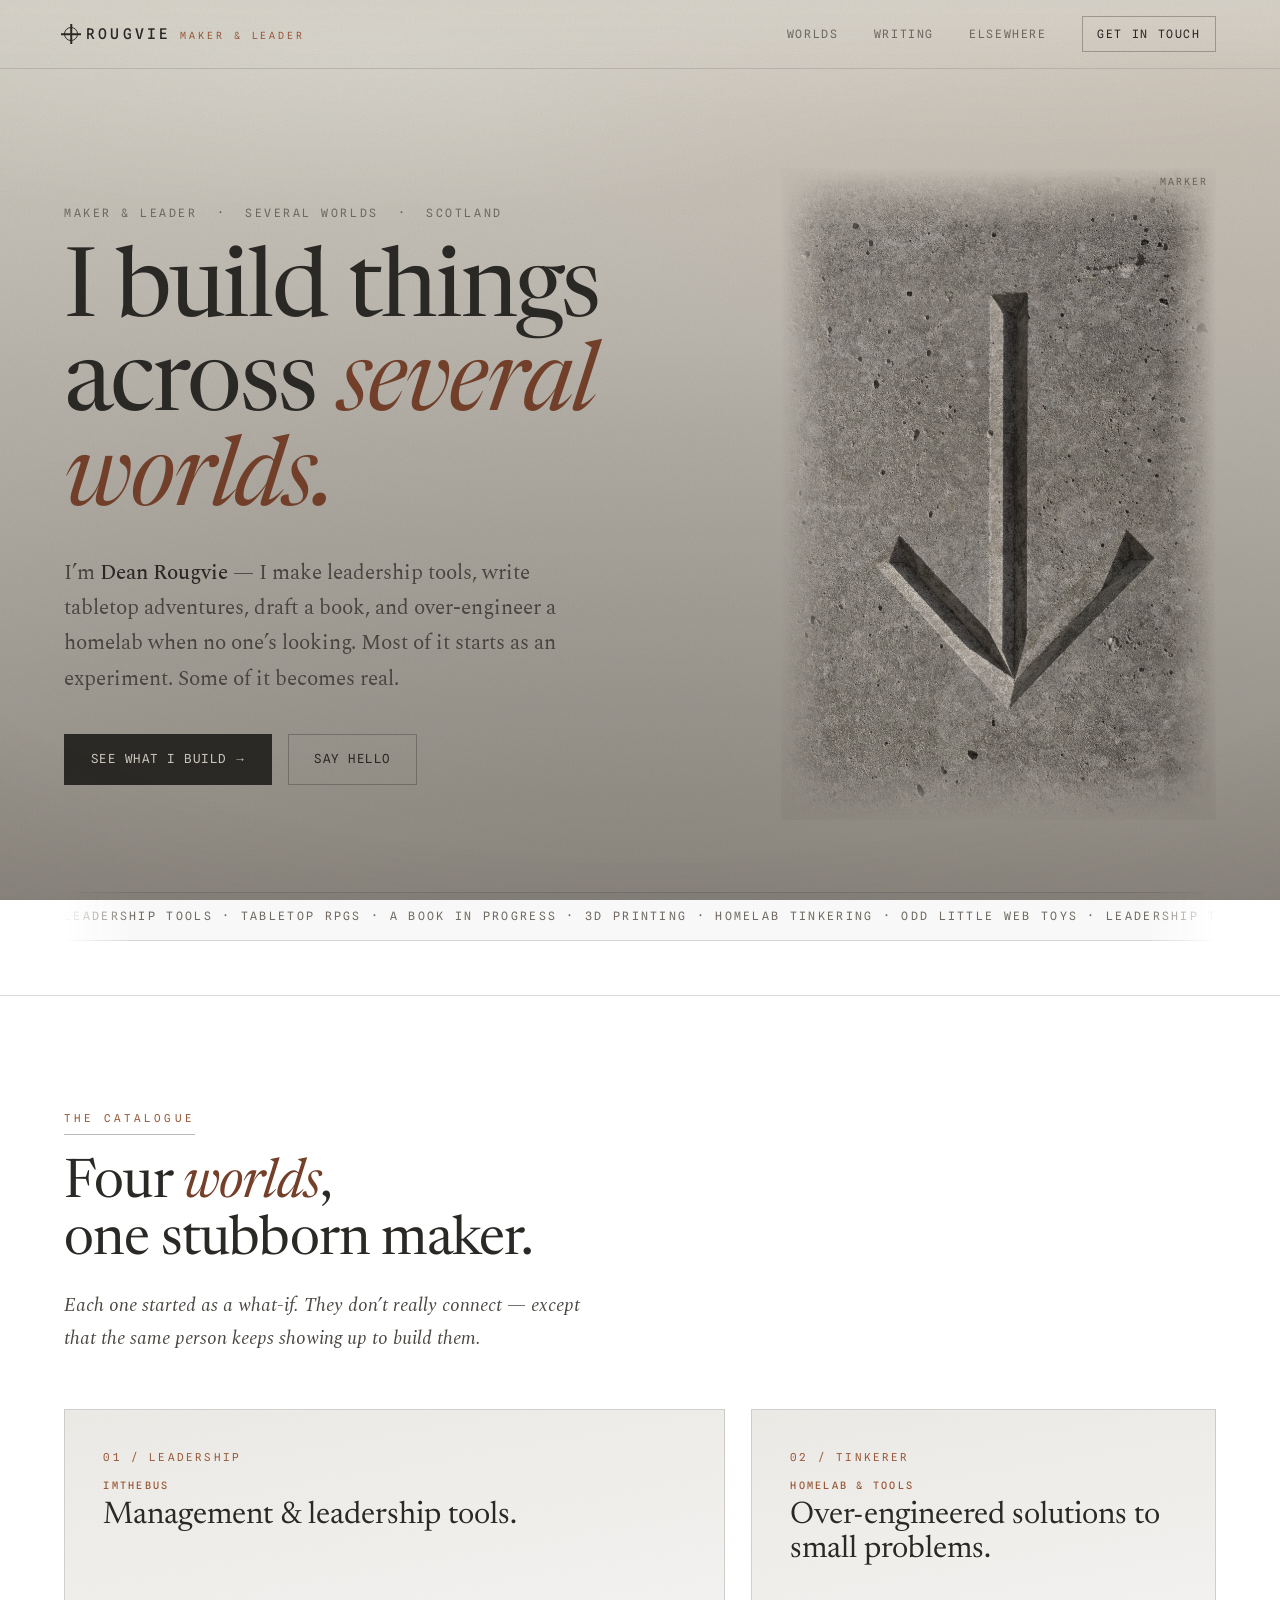
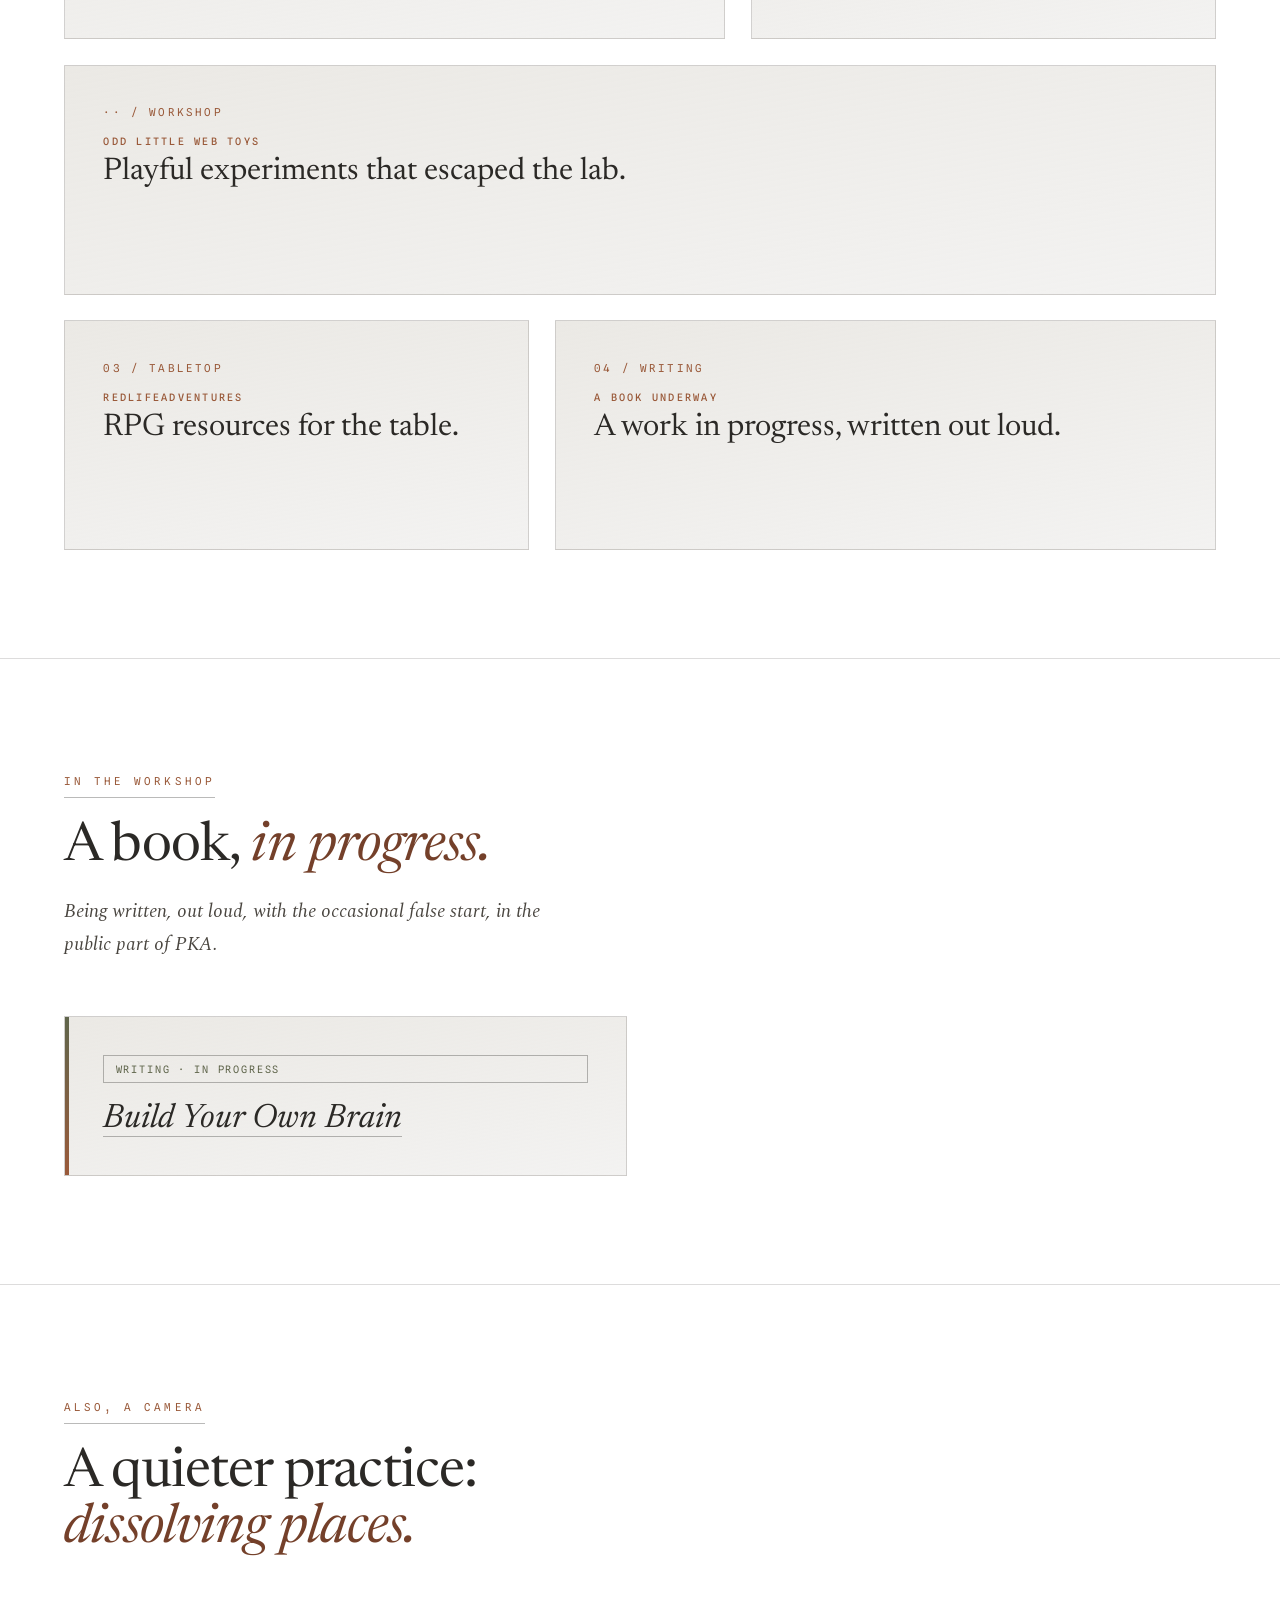
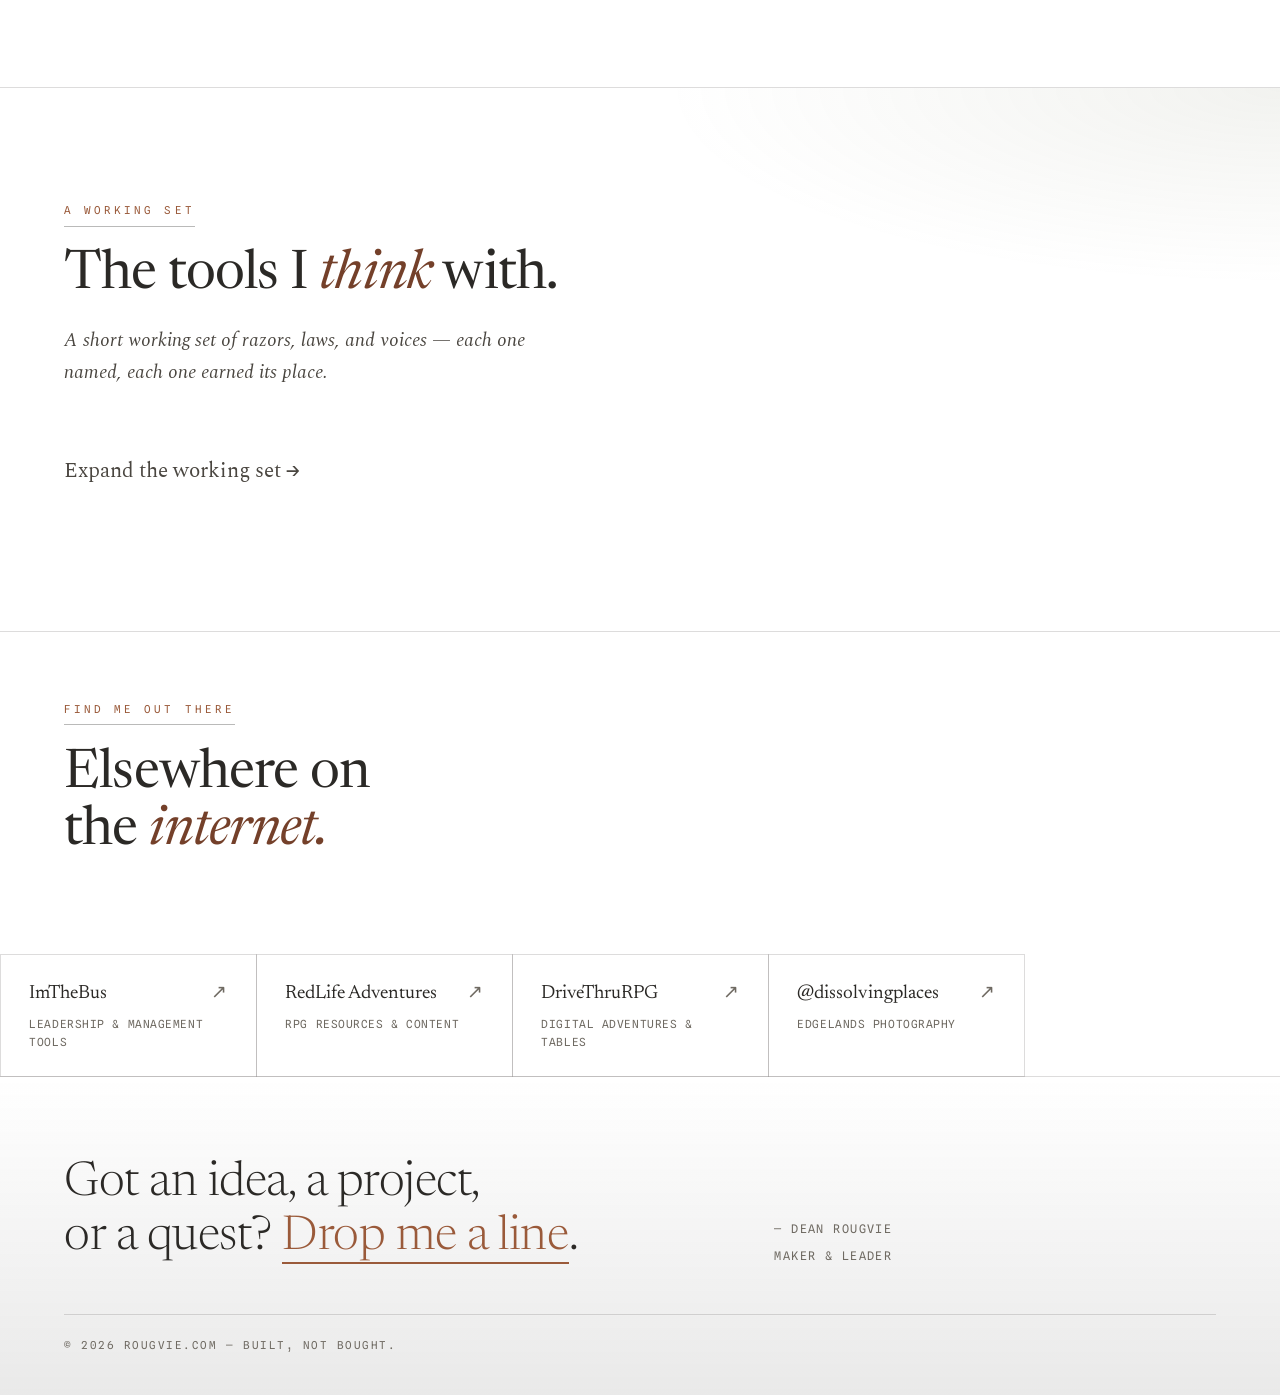
<file: index.html>
<!doctype html>
<html lang="en">
<head>
  <meta charset="utf-8">
  <meta name="viewport" content="width=device-width, initial-scale=1">
  <title>Dean Rougvie — Maker &amp; Leader</title>
  <meta name="description" content="Dean Rougvie builds things across several worlds: leadership and management tools, tabletop RPGs, a book in progress, and an over-engineered homelab.">

  <!-- Open Graph -->
  <meta property="og:type" content="website">
  <meta property="og:title" content="Dean Rougvie — Maker &amp; Leader">
  <meta property="og:description" content="One person, several worlds: leadership tools, tabletop RPGs, a book in progress, and a homelab that got out of hand.">
  <meta property="og:url" content="https://rougvie.com">
  <meta name="twitter:card" content="summary_large_image">

  <!-- weathered survey-marker favicon: a worn benchmark cross -->
  <link rel="icon" href="data:image/svg+xml,%3Csvg xmlns='http://www.w3.org/2000/svg' viewBox='0 0 100 100'%3E%3Crect width='100' height='100' fill='%23a8a29a'/%3E%3Cpath d='M50 18 V82 M18 50 H82' stroke='%23433f3a' stroke-width='8'/%3E%3Ccircle cx='50' cy='50' r='12' fill='none' stroke='%23433f3a' stroke-width='8'/%3E%3C/svg%3E">

  <!-- Fonts: Newsreader (display serif) + Spectral (body serif) + Spline Sans Mono (field-note metadata) -->
  <link rel="preconnect" href="https://fonts.googleapis.com">
  <link rel="preconnect" href="https://fonts.gstatic.com" crossorigin>
  <link href="https://fonts.googleapis.com/css2?family=Newsreader:ital,opsz,wght@0,6..72,300..600;1,6..72,300..500&family=Spectral:ital,wght@0,300;0,400;0,500;1,300;1,400&family=Spline+Sans+Mono:wght@400;500&display=swap" rel="stylesheet">

  <link rel="stylesheet" href="styles.css">
</head>
<body>
  <!-- atmospheric layers: grain, drifting fog, vignette -->
  <div class="grain" aria-hidden="true"></div>
  <div class="fog" aria-hidden="true"></div>
  <div class="vignette" aria-hidden="true"></div>

  <!-- ===================== NAV ===================== -->
  <header class="nav">
    <div class="wrap nav-inner">
      <a href="#top" class="brand" aria-label="Rougvie home">
        <span class="brand-mark" aria-hidden="true"></span>
        <span class="brand-text">ROUGV<span class="brand-i">I</span>E</span>
        <span class="brand-sub">maker &amp; leader</span>
      </a>
      <nav class="nav-links" aria-label="Primary">
        <a href="#worlds" class="hide-sm">Worlds</a>
        <a href="#writing" class="hide-sm">Writing</a>
        <a href="#elsewhere" class="hide-sm">Elsewhere</a>
        <a href="#contact" class="nav-cta">Get in touch</a>
      </nav>
    </div>
  </header>

  <main id="top">
    <!-- ===================== HERO ===================== -->
    <section class="hero">
      <div class="wrap">
        <div class="hero-grid">
          <div>
            <p class="coord reveal">MAKER &amp; LEADER&nbsp;&nbsp;·&nbsp;&nbsp;SEVERAL WORLDS&nbsp;&nbsp;·&nbsp;&nbsp;SCOTLAND</p>
            <h1 class="reveal d1">
              I build things<br>
              across <em>several<br>worlds.</em>
            </h1>
            <p class="hero-lede reveal d2">
              I&rsquo;m <strong>Dean Rougvie</strong> — I make leadership tools,
              write tabletop adventures, draft a book, and
              over-engineer a homelab when no one&rsquo;s looking. Most of it
              starts as an experiment. Some of it becomes real.
            </p>
            <div class="hero-actions reveal d3">
              <a href="#worlds" class="btn">See what I build <span class="arr">→</span></a>
              <a href="#contact" class="btn btn-ghost">Say hello</a>
            </div>
          </div>

          <div class="hero-card reveal d2">
            <span class="plate-id">MARKER</span>
            <img src="images/hero.jpg" alt="A carved concrete arrow pointing down — a sign out of context">
          </div>
        </div>

        <!-- horizon ledger ticker -->
        <div class="ledger reveal" aria-hidden="true">
          <div class="ledger-track">
            <span>Leadership tools&nbsp;·&nbsp;Tabletop RPGs&nbsp;·&nbsp;A book in progress&nbsp;·&nbsp;3D printing&nbsp;·&nbsp;Homelab tinkering&nbsp;·&nbsp;Odd little web toys&nbsp;·&nbsp;</span>
            <span>Leadership tools&nbsp;·&nbsp;Tabletop RPGs&nbsp;·&nbsp;A book in progress&nbsp;·&nbsp;3D printing&nbsp;·&nbsp;Homelab tinkering&nbsp;·&nbsp;Odd little web toys&nbsp;·&nbsp;</span>
          </div>
        </div>
      </div>
    </section>

    <!-- ===================== TASTER / QUICK INTRO ===================== -->
    <section id="worlds" class="section-pad worlds-section">
      <div class="wrap">
        <div class="section-head reveal">
          <span class="eyebrow">The catalogue</span>
          <h2>Four <em>worlds</em>,<br>one stubborn maker.</h2>
          <p>Each one started as a what-if. They don&rsquo;t really connect — except that the same person keeps showing up to build them.</p>
        </div>

        <div class="worlds">
          <!-- Leadership -->
          <details class="world world-collapsible span-7 reveal">
            <summary class="world-summary">
              <span class="w-num">01 / Leadership</span>
              <h3><span class="kicker">ImTheBus</span>Management &amp; leadership tools.</h3>
            </summary>
            <div class="world-detail">
              <p>A practical toolkit for people who lead teams: SWOT, Important-vs-Urgent (Eisenhower), Impact-vs-Effort, a Feedback Scale, a &ldquo;Bored-to-Panic&rdquo; check-in, and a dashboard to pull them together. Opinionated, hands-on, made to be used in the room.</p>
              <div class="w-links">
                <a href="https://imthebus.co.uk" target="_blank" rel="noopener">imthebus.co.uk</a>
              </div>
            </div>
          </details>

          <!-- Technologist -->
          <details class="world world-collapsible span-5 reveal d1">
            <summary class="world-summary">
              <span class="w-num">02 / Tinkerer</span>
              <h3><span class="kicker">Homelab &amp; tools</span>Over-engineered solutions to small problems.</h3>
            </summary>
            <div class="world-detail">
              <p>If something annoys me twice, I&rsquo;ll usually build a little machine to make it stop. Sometimes that machine is far more elaborate than the problem deserved. It&rsquo;s how I learn, and occasionally something useful emerges.</p>
            </div>
          </details>

          <!-- Web toys / experiments (NOT leadership) -->
          <details class="world world-collapsible span-12 reveal">
            <summary class="world-summary">
              <span class="w-num">·· / Workshop</span>
              <h3><span class="kicker">Odd little web toys</span>Playful experiments that escaped the lab.</h3>
            </summary>
            <div class="world-detail">
              <p>Nothing serious here — just practice pieces and half-finished ideas I built to learn something or amuse myself. Poke at them; they may or may not still work.</p>
              <div class="w-links">
                <a href="https://imthebus.github.io/flag-game/" target="_blank" rel="noopener">Flag Game</a>
                <a href="https://imthebus.github.io/insig/" target="_blank" rel="noopener">Glyphseed · Insignia Generator</a>
                <a href="https://imthebus.github.io/monitor/" target="_blank" rel="noopener">Monitor View</a>
                <a href="https://imthebus.github.io/VectorDisplay/" target="_blank" rel="noopener">Wargames Vector Screen</a>
              </div>
            </div>
          </details>

          <!-- Tabletop RPG -->
          <details class="world world-collapsible span-5 reveal">
            <summary class="world-summary">
              <span class="w-num">03 / Tabletop</span>
              <h3><span class="kicker">RedLifeAdventures</span>RPG resources for the table.</h3>
            </summary>
            <div class="world-detail">
              <p>Locations, NPCs, encounters and printable tools — for D&amp;D and games like it.</p>
              <div class="w-links">
                <a href="https://red-life-adventures.com" target="_blank" rel="noopener">red-life-adventures.com</a>
                <a href="https://www.drivethrurpg.com" target="_blank" rel="noopener">DriveThruRPG</a>
              </div>
            </div>
          </details>

          <!-- Author teaser -->
          <details class="world world-collapsible span-7 reveal d1">
            <summary class="world-summary">
              <span class="w-num">04 / Writing</span>
              <h3><span class="kicker">A book underway</span>A work in progress, written out loud.</h3>
            </summary>
            <div class="world-detail">
              <p><em>Build Your Own Brain</em> is about assembling a head you can actually think with — tools, habits and systems for an over-engineered mind. Read the full pitch below.</p>
              <div class="w-links">
                <a href="#writing">Read the pitch ↓</a>
              </div>
            </div>
          </details>
        </div>
      </div>
    </section>

    <!-- ===================== WRITING ===================== -->
    <section id="writing" class="section-pad writing-section">
      <div class="wrap">
        <div class="section-head reveal">
          <span class="eyebrow">In the workshop</span>
          <h2>A book, <em>in progress.</em></h2>
          <p>Being written, out loud, with the occasional false start, in the public part of PKA.</p>
        </div>

        <div class="writing-grid">
          <details class="book book-collapsible reveal">
            <summary class="book-summary">
              <span class="spine" aria-hidden="true"></span>
              <span class="status-pill">Writing · in progress</span>
              <h3><a href="https://imthebus.github.io/BuildYourOwnBrain/" target="_blank" rel="noopener">Build Your Own Brain</a></h3>
            </summary>
            <div class="book-detail">
              <p><strong>On assembling a head you can actually think with.</strong> A decision-led guide to designing a personal knowledge assistant — for curious people somewhere between non-technical and semi-technical who want to understand the why, not just the recipe. Written in public from the working source-of-truth documents of a real, working system.</p>
            </div>
          </details>
        </div>
      </div>
    </section>

    <!-- ===================== PHOTOGRAPHY (modest real-photo section) ===================== -->
    <section id="photography" class="section-pad photography">
      <div class="wrap">
        <details class="photo-collapsible reveal">
          <summary class="photo-summary">
            <div class="section-head" style="margin-bottom: 0;">
              <span class="eyebrow">Also, a camera</span>
              <h2>A quieter practice:<br><em>dissolving places.</em></h2>
            </div>
          </summary>
          <div class="photo-detail">
            <div class="photo-meta">
              <span class="photo-handle">@dissolvingplaces</span>
            </div>
            <p class="photo-bio">Documenting the places where human intention is slowly dissolving into time, weather, and nature. Edgelands, industrial texture, decay, reclamation. Scotland.</p>

            <div class="photo-grid">
              <figure class="photo-plate reveal">
                <div class="photo-wrap">
                  <span class="photo-id">01</span>
                  <img src="images/photography/dissolvingplaces-1.jpg" alt="Edgelands photograph — reclamation, nature taking back the line" width="1600" height="1068" loading="lazy" decoding="async">
                </div>
              </figure>
              <figure class="photo-plate reveal d1">
                <div class="photo-wrap">
                  <span class="photo-id">02</span>
                  <img src="images/photography/dissolvingplaces-2.jpg" alt="Edgelands photograph — industrial texture and wear" width="1068" height="1600" loading="lazy" decoding="async">
                </div>
              </figure>
              <figure class="photo-plate reveal d2">
                <div class="photo-wrap">
                  <span class="photo-id">03</span>
                  <img src="images/photography/dissolvingplaces-3.jpg" alt="Edgelands photograph — a structure given back to time" width="1054" height="1600" loading="lazy" decoding="async">
                </div>
              </figure>
              <figure class="photo-plate reveal d3">
                <div class="photo-wrap">
                  <span class="photo-id">04</span>
                  <img src="images/photography/dissolvingplaces-4.jpg" alt="Edgelands photograph — a transitional, liminal space" width="1600" height="1054" loading="lazy" decoding="async">
                </div>
              </figure>
            </div>

            <div class="photo-cta reveal">
              <a href="gallery/" class="handle-link">See the full gallery <span class="arr">→</span></a>
              <a href="https://glass.photo/dissolvingplaces" target="_blank" rel="noopener" class="handle-link">See more at @dissolvingplaces <span class="arr">↗</span></a>
            </div>
          </div>
        </details>
      </div>
    </section>

    <!-- ===================== PHILOSOPHY ("The tools I think with") ===================== -->
    <section id="philosophy" class="section-pad philosophy" aria-label="Philosophy">
      <div class="wrap">
        <div class="section-head reveal">
          <span class="eyebrow">A working set</span>
          <h2>The tools I <em>think</em> with.</h2>
          <p class="phil-kicker">A short working set of razors, laws, and voices — each one named, each one earned its place.</p>
        </div>

        <details class="phil-details reveal">
          <summary class="phil-summary">Expand the working set <span class="arr" style="display: inline;">→</span></summary>
          <div class="phil-detail-body">
            <ul class="phil-wall">
              <li class="phil-line">
                <blockquote>Extraordinary claims require extraordinary evidence.</blockquote>
                <cite>Carl Sagan (the Sagan Standard)</cite>
              </li>
              <li class="phil-line">
                <blockquote>Never attribute to malice what stupidity explains.</blockquote>
                <cite>Hanlon&rsquo;s Razor</cite>
              </li>
              <li class="phil-line">
                <blockquote>As simple as possible, but not simpler.</blockquote>
                <cite>Einstein&rsquo;s Razor</cite>
              </li>
              <li class="phil-line">
                <blockquote>The effort to refute nonsense is an order of magnitude greater than the effort to produce it.</blockquote>
                <cite>Brandolini&rsquo;s Law</cite>
              </li>
              <li class="phil-line">
                <blockquote>When the facts change, I change my mind. What do you do, sir?</blockquote>
                <cite>John Maynard Keynes</cite>
              </li>
              <li class="phil-line">
                <blockquote>Million-to-one chances crop up nine times out of ten.</blockquote>
                <cite>Terry Pratchett</cite>
              </li>
            </ul>

            <div class="phil-div" aria-hidden="true">✦</div>

            <div class="phil-anchor">
              <blockquote>You do the math. You solve one problem&hellip; and then the next one&hellip; and if you solve enough problems, you get to come home.</blockquote>
              <cite>Andy Weir, <em>The Martian</em></cite>
            </div>
          </div>
        </details>
      </div>
    </section>

    <!-- ===================== ELSEWHERE ===================== -->
    <section id="elsewhere" class="elsewhere">
      <div class="wrap section-pad" style="padding-block: clamp(3rem, 7vh, 5rem);">
        <div class="section-head reveal" style="margin-bottom: 2rem;">
          <span class="eyebrow">Find me out there</span>
          <h2>Elsewhere on<br>the <em>internet.</em></h2>
        </div>
      </div>
      <div class="wrap" style="--gutter: 0; width: 100%; max-width: none;">
        <div class="rail reveal">
          <a href="https://imthebus.co.uk" target="_blank" rel="noopener">
            <span class="r-name">ImTheBus <span class="ar">↗</span></span>
            <span class="r-desc">leadership &amp; management tools</span>
          </a>
          <a href="https://red-life-adventures.com" target="_blank" rel="noopener">
            <span class="r-name">RedLife Adventures <span class="ar">↗</span></span>
            <span class="r-desc">rpg resources &amp; content</span>
          </a>
          <a href="https://www.drivethrurpg.com" target="_blank" rel="noopener">
            <span class="r-name">DriveThruRPG <span class="ar">↗</span></span>
            <span class="r-desc">digital adventures &amp; tables</span>
          </a>
          <a href="https://glass.photo/dissolvingplaces" target="_blank" rel="noopener">
            <span class="r-name">@dissolvingplaces <span class="ar">↗</span></span>
            <span class="r-desc">edgelands photography</span>
          </a>
        </div>
      </div>
    </section>

    <!-- ===================== FOOTER / CONTACT ===================== -->
    <footer id="contact" class="footer">
      <div class="wrap">
        <div class="footer-grid reveal">
          <div class="big">
            Got an idea, a project,<br>
            or a quest? <a href="mailto:hello@rougvie.com">Drop me a line</a>.
          </div>
          <div class="foot-meta">
            <span>— Dean Rougvie</span>
            <span>maker &amp; leader</span>
          </div>
        </div>

        <div class="foot-bar">
          <span>© <span data-year>2026</span> Rougvie.com — built, not bought.</span>
        </div>
      </div>
    </footer>
  </main>

  <script src="main.js" defer></script>
</body>
</html>
</file>
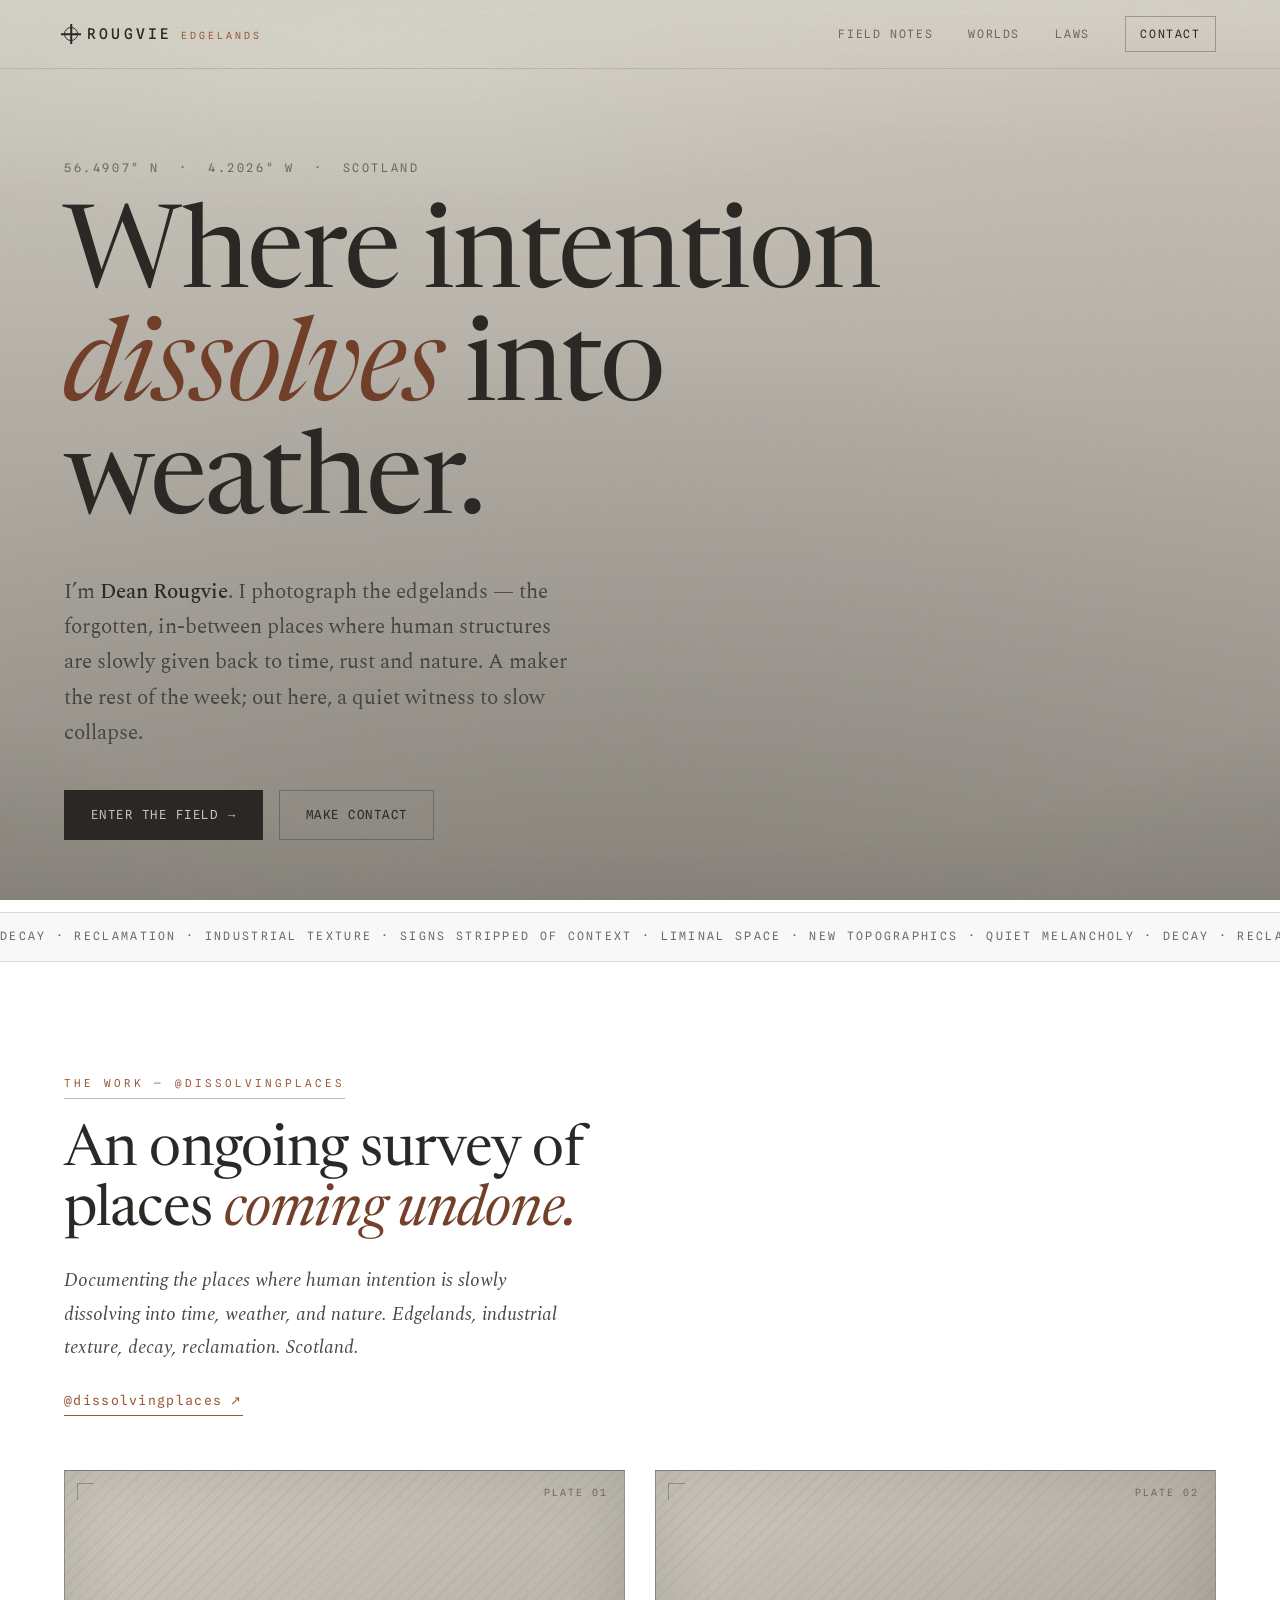
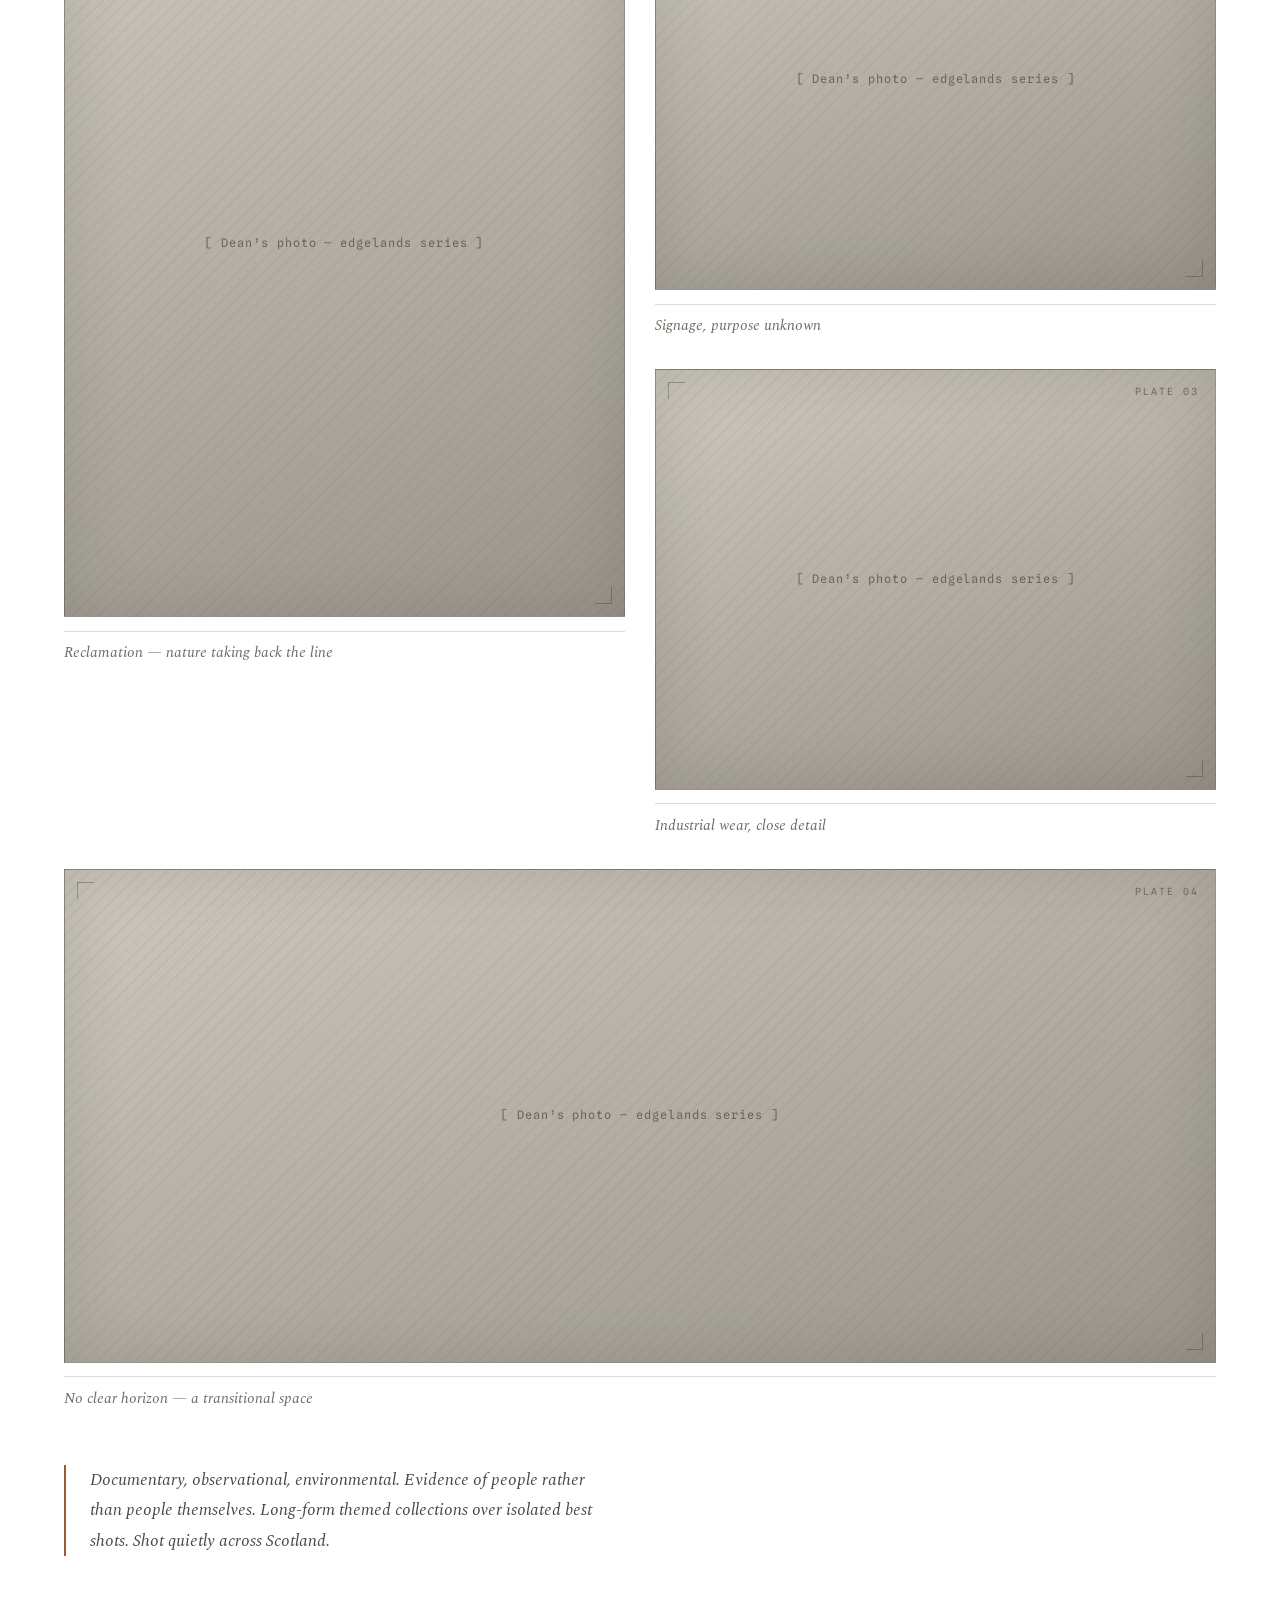
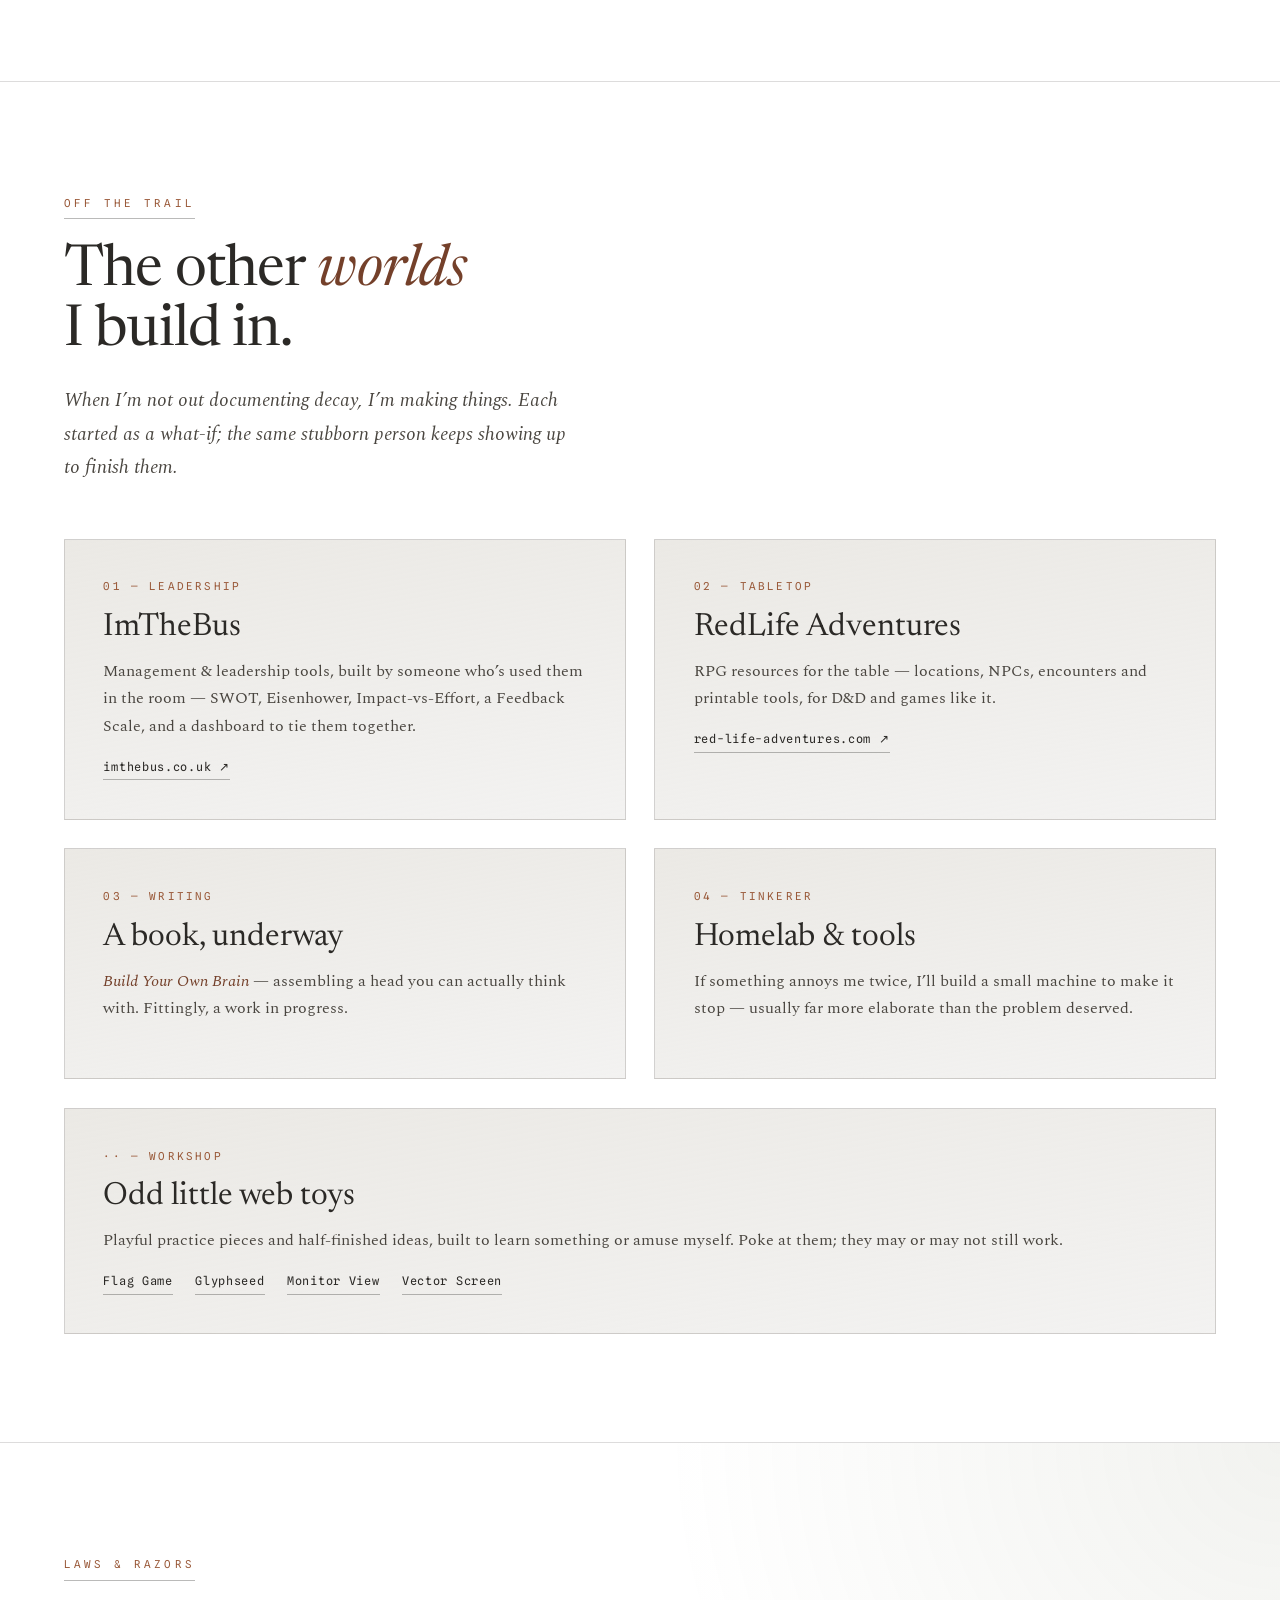
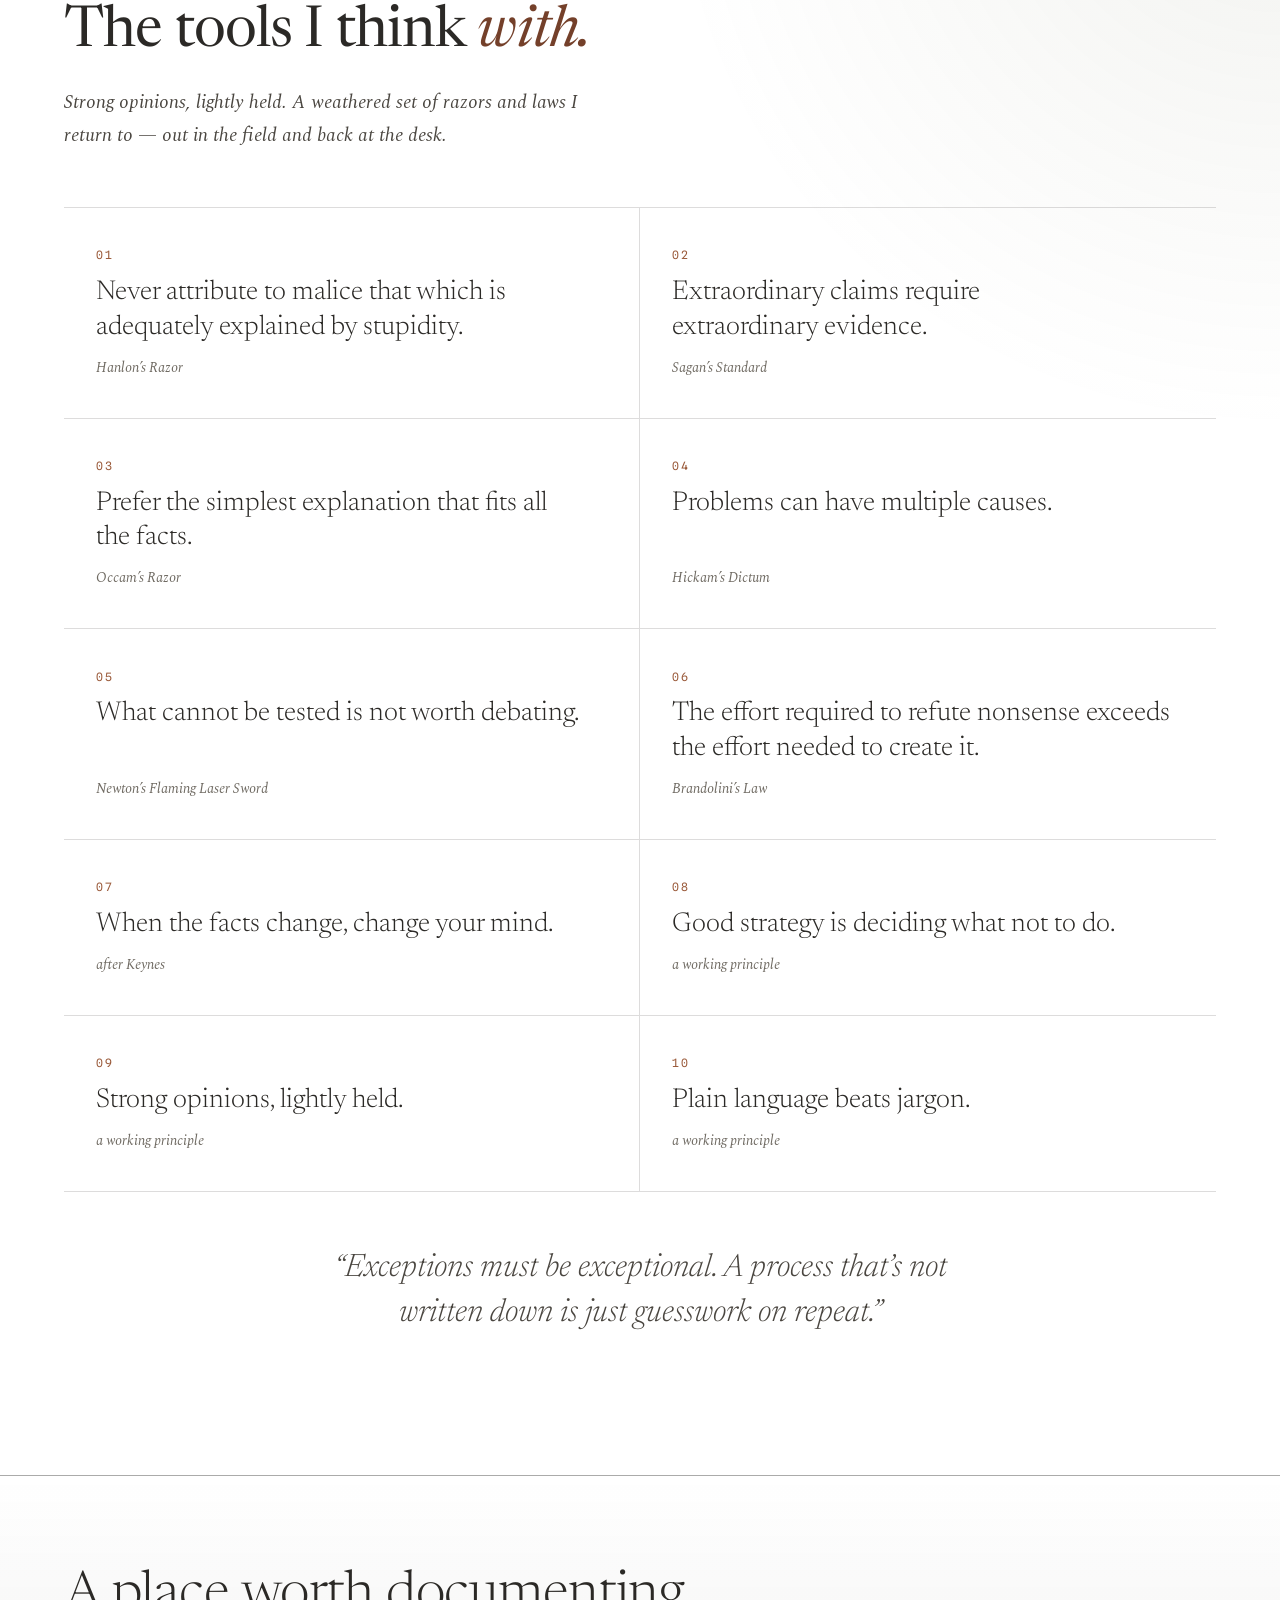
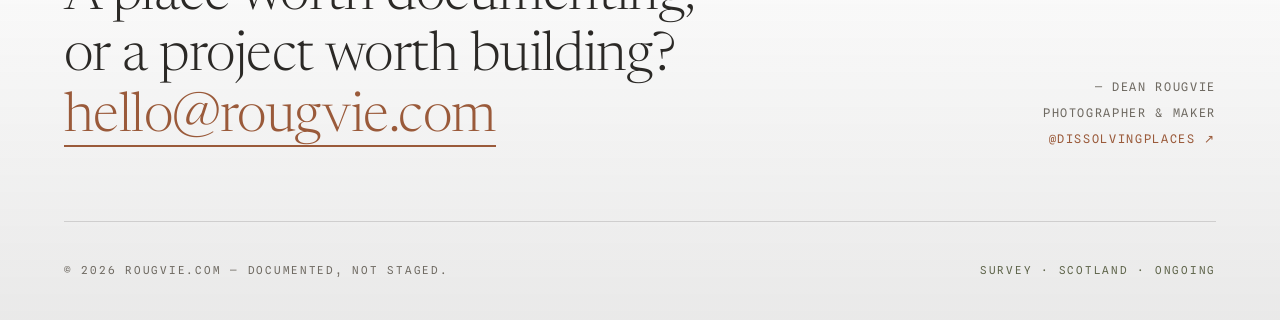
<file: edgelands/index.html>
<!doctype html>
<html lang="en">
<head>
  <meta charset="utf-8">
  <meta name="viewport" content="width=device-width, initial-scale=1">
  <title>Dean Rougvie — Edgelands</title>
  <meta name="description" content="Dean Rougvie. Photographer and maker. Documenting the places where human intention is slowly dissolving into time, weather, and nature. Scotland.">

  <!-- Open Graph -->
  <meta property="og:type" content="website">
  <meta property="og:title" content="Dean Rougvie — Edgelands">
  <meta property="og:description" content="Documenting the places where human intention is slowly dissolving into time, weather, and nature. Edgelands, industrial texture, decay, reclamation. Scotland.">
  <meta property="og:url" content="https://rougvie.com">
  <meta name="twitter:card" content="summary_large_image">

  <!-- weathered survey-marker favicon: a worn benchmark cross -->
  <link rel="icon" href="data:image/svg+xml,%3Csvg xmlns='http://www.w3.org/2000/svg' viewBox='0 0 100 100'%3E%3Crect width='100' height='100' fill='%23a8a29a'/%3E%3Cpath d='M50 18 V82 M18 50 H82' stroke='%23433f3a' stroke-width='8'/%3E%3Ccircle cx='50' cy='50' r='12' fill='none' stroke='%23433f3a' stroke-width='8'/%3E%3C/svg%3E">

  <!-- Fonts: Newsreader (literary display serif) + Spectral (body serif) + Spline Mono (field-note metadata) -->
  <link rel="preconnect" href="https://fonts.googleapis.com">
  <link rel="preconnect" href="https://fonts.gstatic.com" crossorigin>
  <link href="https://fonts.googleapis.com/css2?family=Newsreader:ital,opsz,wght@0,6..72,300..600;1,6..72,300..500&family=Spectral:ital,wght@0,300;0,400;0,500;1,300;1,400&family=Spline+Sans+Mono:wght@400;500&display=swap" rel="stylesheet">

  <link rel="stylesheet" href="styles.css">
</head>
<body>
  <!-- atmospheric layers: grain, drifting fog, vignette -->
  <div class="grain" aria-hidden="true"></div>
  <div class="fog" aria-hidden="true"></div>
  <div class="vignette" aria-hidden="true"></div>

  <!-- ===================== NAV ===================== -->
  <header class="nav">
    <div class="wrap nav-inner">
      <a href="#top" class="brand" aria-label="Rougvie — edgelands home">
        <span class="brand-mark" aria-hidden="true"></span>
        <span class="brand-text">ROUGVIE</span>
        <span class="brand-sub">edgelands</span>
      </a>
      <nav class="nav-links" aria-label="Primary">
        <a href="#field" class="hide-sm">Field notes</a>
        <a href="#worlds" class="hide-sm">Worlds</a>
        <a href="#laws" class="hide-sm">Laws</a>
        <a href="#contact" class="nav-cta">Contact</a>
      </nav>
    </div>
  </header>

  <main id="top">
    <!-- ===================== HERO ===================== -->
    <section class="hero">
      <div class="wrap hero-wrap">
        <p class="coord reveal">56.4907° N&nbsp;&nbsp;·&nbsp;&nbsp;4.2026° W&nbsp;&nbsp;·&nbsp;&nbsp;SCOTLAND</p>
        <h1 class="hero-title reveal d1">
          Where intention<br>
          <em>dissolves</em> into<br>
          weather.
        </h1>
        <p class="hero-lede reveal d2">
          I&rsquo;m <strong>Dean Rougvie</strong>. I photograph the edgelands — the
          forgotten, in-between places where human structures are slowly given
          back to time, rust and nature. A maker the rest of the week; out here,
          a quiet witness to slow collapse.
        </p>
        <div class="hero-actions reveal d3">
          <a href="#field" class="btn">Enter the field <span class="arr">→</span></a>
          <a href="#contact" class="btn btn-ghost">Make contact</a>
        </div>
      </div>

      <!-- horizon ledger ticker -->
      <div class="ledger reveal" aria-hidden="true">
        <div class="ledger-track">
          <span>Decay&nbsp;·&nbsp;Reclamation&nbsp;·&nbsp;Industrial texture&nbsp;·&nbsp;Signs stripped of context&nbsp;·&nbsp;Liminal space&nbsp;·&nbsp;New Topographics&nbsp;·&nbsp;Quiet melancholy&nbsp;·&nbsp;</span>
          <span>Decay&nbsp;·&nbsp;Reclamation&nbsp;·&nbsp;Industrial texture&nbsp;·&nbsp;Signs stripped of context&nbsp;·&nbsp;Liminal space&nbsp;·&nbsp;New Topographics&nbsp;·&nbsp;Quiet melancholy&nbsp;·&nbsp;</span>
        </div>
      </div>
    </section>

    <!-- ===================== FIELD NOTES / PHOTOGRAPHY (emotional centre) ===================== -->
    <section id="field" class="section-pad">
      <div class="wrap">
        <div class="plate-head reveal">
          <span class="eyebrow">The work — @dissolvingplaces</span>
          <h2>An ongoing survey of<br>places <em>coming undone.</em></h2>
          <p class="plate-bio">
            Documenting the places where human intention is slowly dissolving
            into time, weather, and nature. Edgelands, industrial texture, decay,
            reclamation. Scotland.
          </p>
          <a href="https://glass.photo/dissolvingplaces" target="_blank" rel="noopener" class="handle-link">@dissolvingplaces <span class="arr">↗</span></a>
        </div>

        <!-- survey plates: captioned empty frames for Dean's real photographs -->
        <div class="plates">
          <figure class="plate plate-tall reveal">
            <div class="plate-frame" aria-hidden="true">
              <span class="plate-id">PLATE 01</span>
              <span class="plate-empty">[ Dean&rsquo;s photo — edgelands series ]</span>
            </div>
            <figcaption>Reclamation — nature taking back the line</figcaption>
          </figure>

          <figure class="plate reveal d1">
            <div class="plate-frame" aria-hidden="true">
              <span class="plate-id">PLATE 02</span>
              <span class="plate-empty">[ Dean&rsquo;s photo — edgelands series ]</span>
            </div>
            <figcaption>Signage, purpose unknown</figcaption>
          </figure>

          <figure class="plate reveal d2">
            <div class="plate-frame" aria-hidden="true">
              <span class="plate-id">PLATE 03</span>
              <span class="plate-empty">[ Dean&rsquo;s photo — edgelands series ]</span>
            </div>
            <figcaption>Industrial wear, close detail</figcaption>
          </figure>

          <figure class="plate plate-wide reveal">
            <div class="plate-frame" aria-hidden="true">
              <span class="plate-id">PLATE 04</span>
              <span class="plate-empty">[ Dean&rsquo;s photo — edgelands series ]</span>
            </div>
            <figcaption>No clear horizon — a transitional space</figcaption>
          </figure>
        </div>

        <p class="plate-foot reveal">
          Documentary, observational, environmental. Evidence of people rather
          than people themselves. Long-form themed collections over isolated best
          shots. Shot quietly across Scotland.
        </p>
      </div>
    </section>

    <!-- ===================== WORLDS ===================== -->
    <section id="worlds" class="section-pad worlds-section">
      <div class="wrap">
        <div class="plate-head reveal">
          <span class="eyebrow">Off the trail</span>
          <h2>The other <em>worlds</em><br>I build in.</h2>
          <p class="plate-bio">When I&rsquo;m not out documenting decay, I&rsquo;m making things. Each started as a what-if; the same stubborn person keeps showing up to finish them.</p>
        </div>

        <div class="worlds">
          <article class="world reveal">
            <span class="w-num">01 — Leadership</span>
            <h3>ImTheBus</h3>
            <p>Management &amp; leadership tools, built by someone who&rsquo;s used them in the room — SWOT, Eisenhower, Impact-vs-Effort, a Feedback Scale, and a dashboard to tie them together.</p>
            <div class="w-links">
              <a href="https://imthebus.co.uk" target="_blank" rel="noopener">imthebus.co.uk <span class="arr">↗</span></a>
            </div>
          </article>

          <article class="world reveal d1">
            <span class="w-num">02 — Tabletop</span>
            <h3>RedLife Adventures</h3>
            <p>RPG resources for the table — locations, NPCs, encounters and printable tools, for D&amp;D and games like it.</p>
            <div class="w-links">
              <a href="https://red-life-adventures.com" target="_blank" rel="noopener">red-life-adventures.com <span class="arr">↗</span></a>
            </div>
          </article>

          <article class="world reveal d2">
            <span class="w-num">03 — Writing</span>
            <h3>A book, underway</h3>
            <p><em>Build Your Own Brain</em> — assembling a head you can actually think with. Fittingly, a work in progress.</p>
          </article>

          <article class="world reveal d1">
            <span class="w-num">04 — Tinkerer</span>
            <h3>Homelab &amp; tools</h3>
            <p>If something annoys me twice, I&rsquo;ll build a small machine to make it stop — usually far more elaborate than the problem deserved.</p>
          </article>

          <article class="world world-wide reveal">
            <span class="w-num">·· — Workshop</span>
            <h3>Odd little web toys</h3>
            <p>Playful practice pieces and half-finished ideas, built to learn something or amuse myself. Poke at them; they may or may not still work.</p>
            <div class="w-links">
              <a href="https://imthebus.github.io/flag-game/" target="_blank" rel="noopener">Flag Game</a>
              <a href="https://imthebus.github.io/insig/" target="_blank" rel="noopener">Glyphseed</a>
              <a href="https://imthebus.github.io/monitor/" target="_blank" rel="noopener">Monitor View</a>
              <a href="https://imthebus.github.io/VectorDisplay/" target="_blank" rel="noopener">Vector Screen</a>
            </div>
          </article>
        </div>
      </div>
    </section>

    <!-- ===================== LAWS & RAZORS — philosophy wall ===================== -->
    <section id="laws" class="section-pad laws-section">
      <div class="wrap">
        <div class="plate-head reveal">
          <span class="eyebrow">Laws &amp; razors</span>
          <h2>The tools I think <em>with.</em></h2>
          <p class="plate-bio">Strong opinions, lightly held. A weathered set of razors and laws I return to — out in the field and back at the desk.</p>
        </div>

        <ol class="laws">
          <li class="law reveal"><span class="law-num">01</span><p>Never attribute to malice that which is adequately explained by stupidity.</p><span class="law-src">Hanlon&rsquo;s Razor</span></li>
          <li class="law reveal d1"><span class="law-num">02</span><p>Extraordinary claims require extraordinary evidence.</p><span class="law-src">Sagan&rsquo;s Standard</span></li>
          <li class="law reveal d2"><span class="law-num">03</span><p>Prefer the simplest explanation that fits all the facts.</p><span class="law-src">Occam&rsquo;s Razor</span></li>
          <li class="law reveal"><span class="law-num">04</span><p>Problems can have multiple causes.</p><span class="law-src">Hickam&rsquo;s Dictum</span></li>
          <li class="law reveal d1"><span class="law-num">05</span><p>What cannot be tested is not worth debating.</p><span class="law-src">Newton&rsquo;s Flaming Laser Sword</span></li>
          <li class="law reveal d2"><span class="law-num">06</span><p>The effort required to refute nonsense exceeds the effort needed to create it.</p><span class="law-src">Brandolini&rsquo;s Law</span></li>
          <li class="law reveal"><span class="law-num">07</span><p>When the facts change, change your mind.</p><span class="law-src">after Keynes</span></li>
          <li class="law reveal d1"><span class="law-num">08</span><p>Good strategy is deciding what not to do.</p><span class="law-src">a working principle</span></li>
          <li class="law reveal d2"><span class="law-num">09</span><p>Strong opinions, lightly held.</p><span class="law-src">a working principle</span></li>
          <li class="law reveal"><span class="law-num">10</span><p>Plain language beats jargon.</p><span class="law-src">a working principle</span></li>
        </ol>

        <p class="law-coda reveal">
          &ldquo;Exceptions must be exceptional. A process that&rsquo;s not written down
          is just guesswork on repeat.&rdquo;
        </p>
      </div>
    </section>

    <!-- ===================== FOOTER / CONTACT ===================== -->
    <footer id="contact" class="footer">
      <div class="wrap">
        <div class="footer-grid reveal">
          <div class="big">
            A place worth documenting,<br>
            or a project worth building?<br>
            <a href="mailto:hello@rougvie.com">hello@rougvie.com</a>
          </div>
          <div class="foot-meta">
            <span>— Dean Rougvie</span>
            <span>photographer &amp; maker</span>
            <a href="https://glass.photo/dissolvingplaces" target="_blank" rel="noopener" class="foot-handle">@dissolvingplaces ↗</a>
          </div>
        </div>

        <div class="foot-bar">
          <span>© <span data-year>2026</span> Rougvie.com — documented, not staged.</span>
          <span class="foot-survey">SURVEY · SCOTLAND · ONGOING</span>
        </div>
      </div>
    </footer>
  </main>

  <!-- A hidden door to the /retro/ variant could later be ported here
       (the main landing's puzzle). Intentionally not implemented in the
       edgelands variant. -->

  <script src="main.js" defer></script>
</body>
</html>
</file>
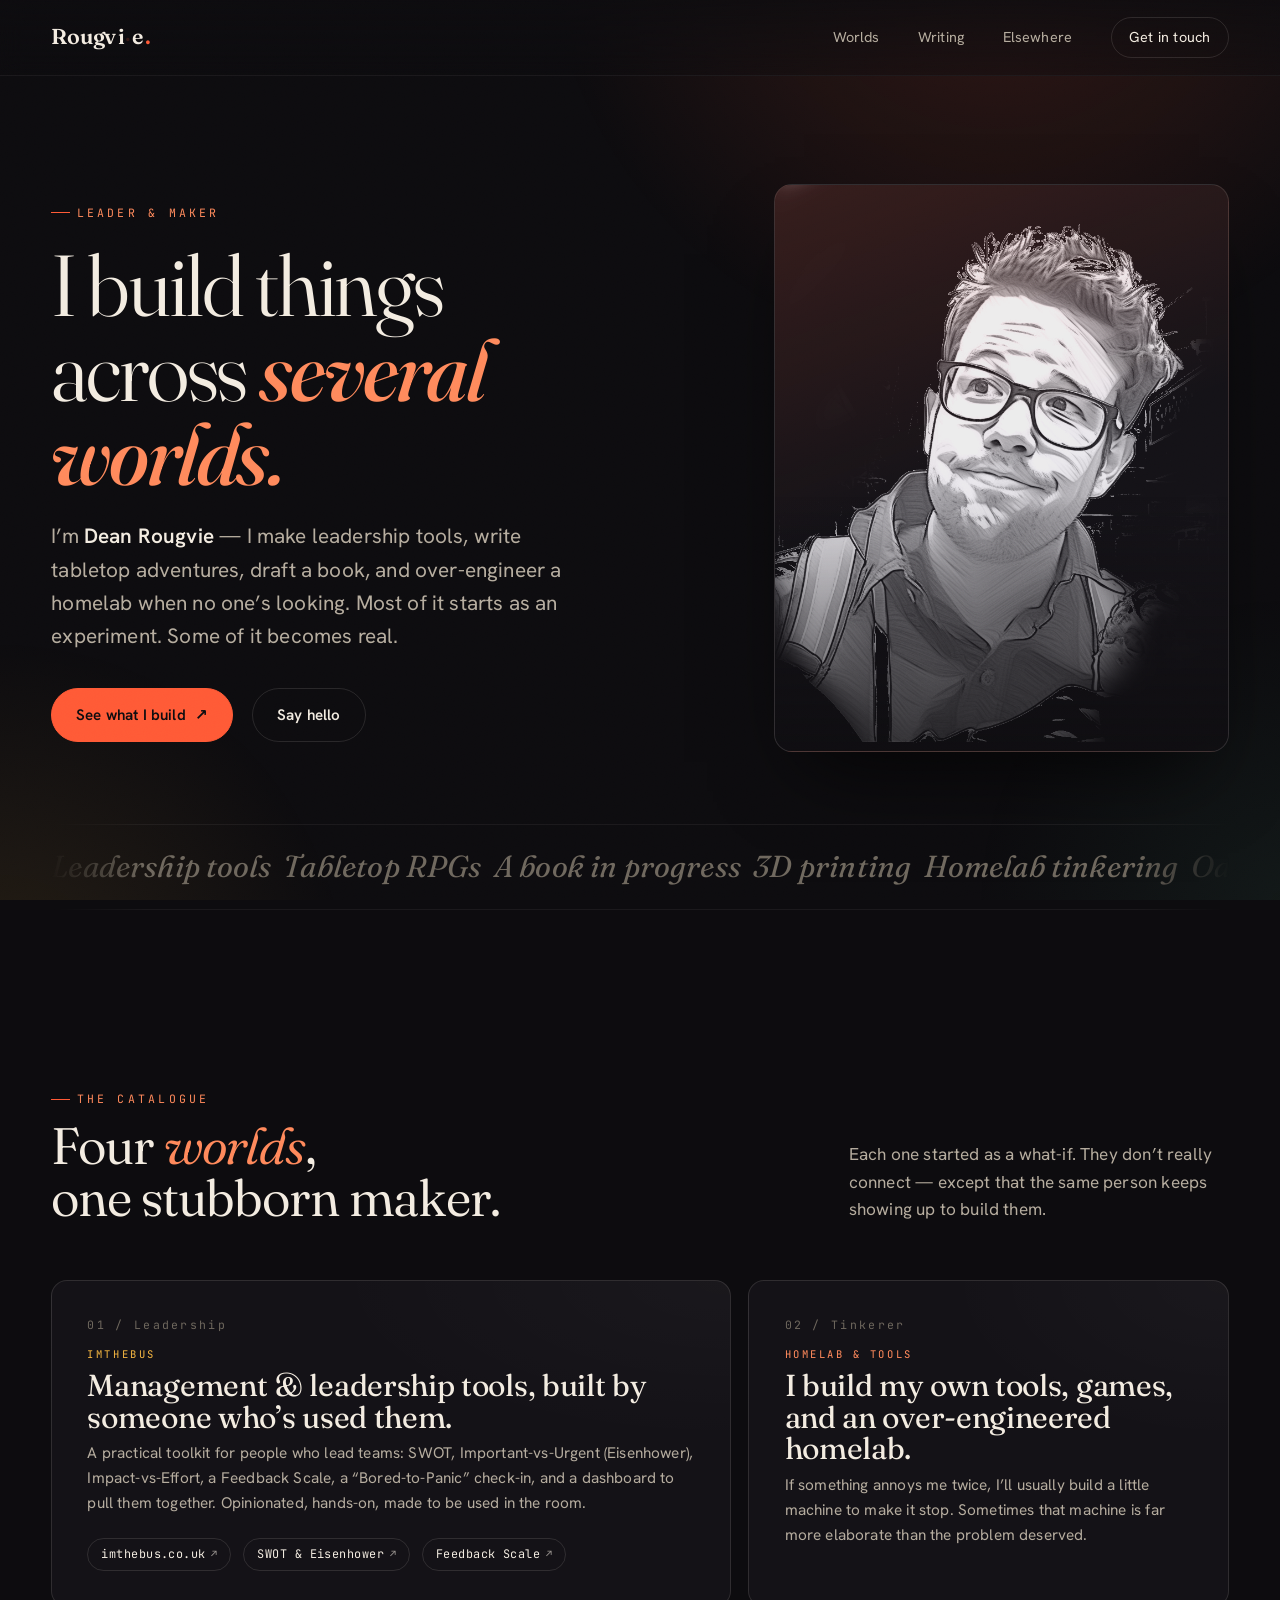
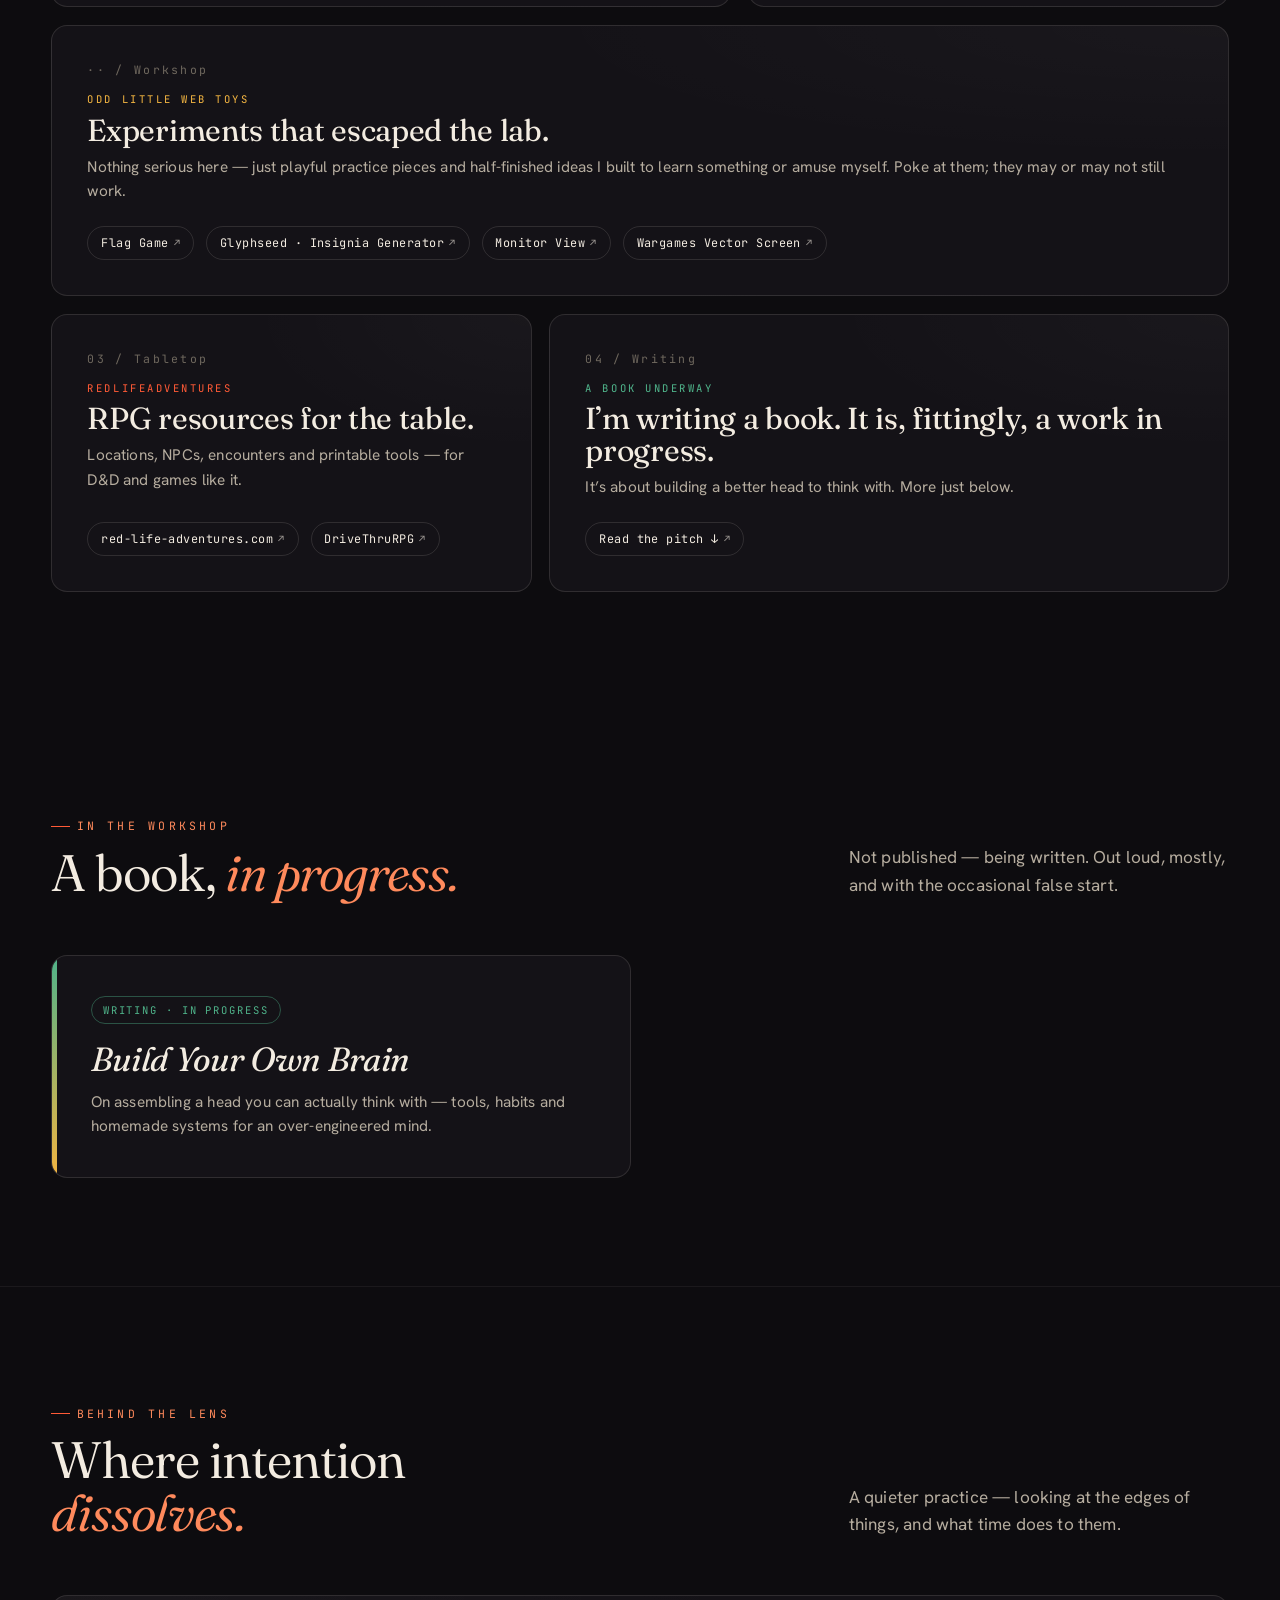
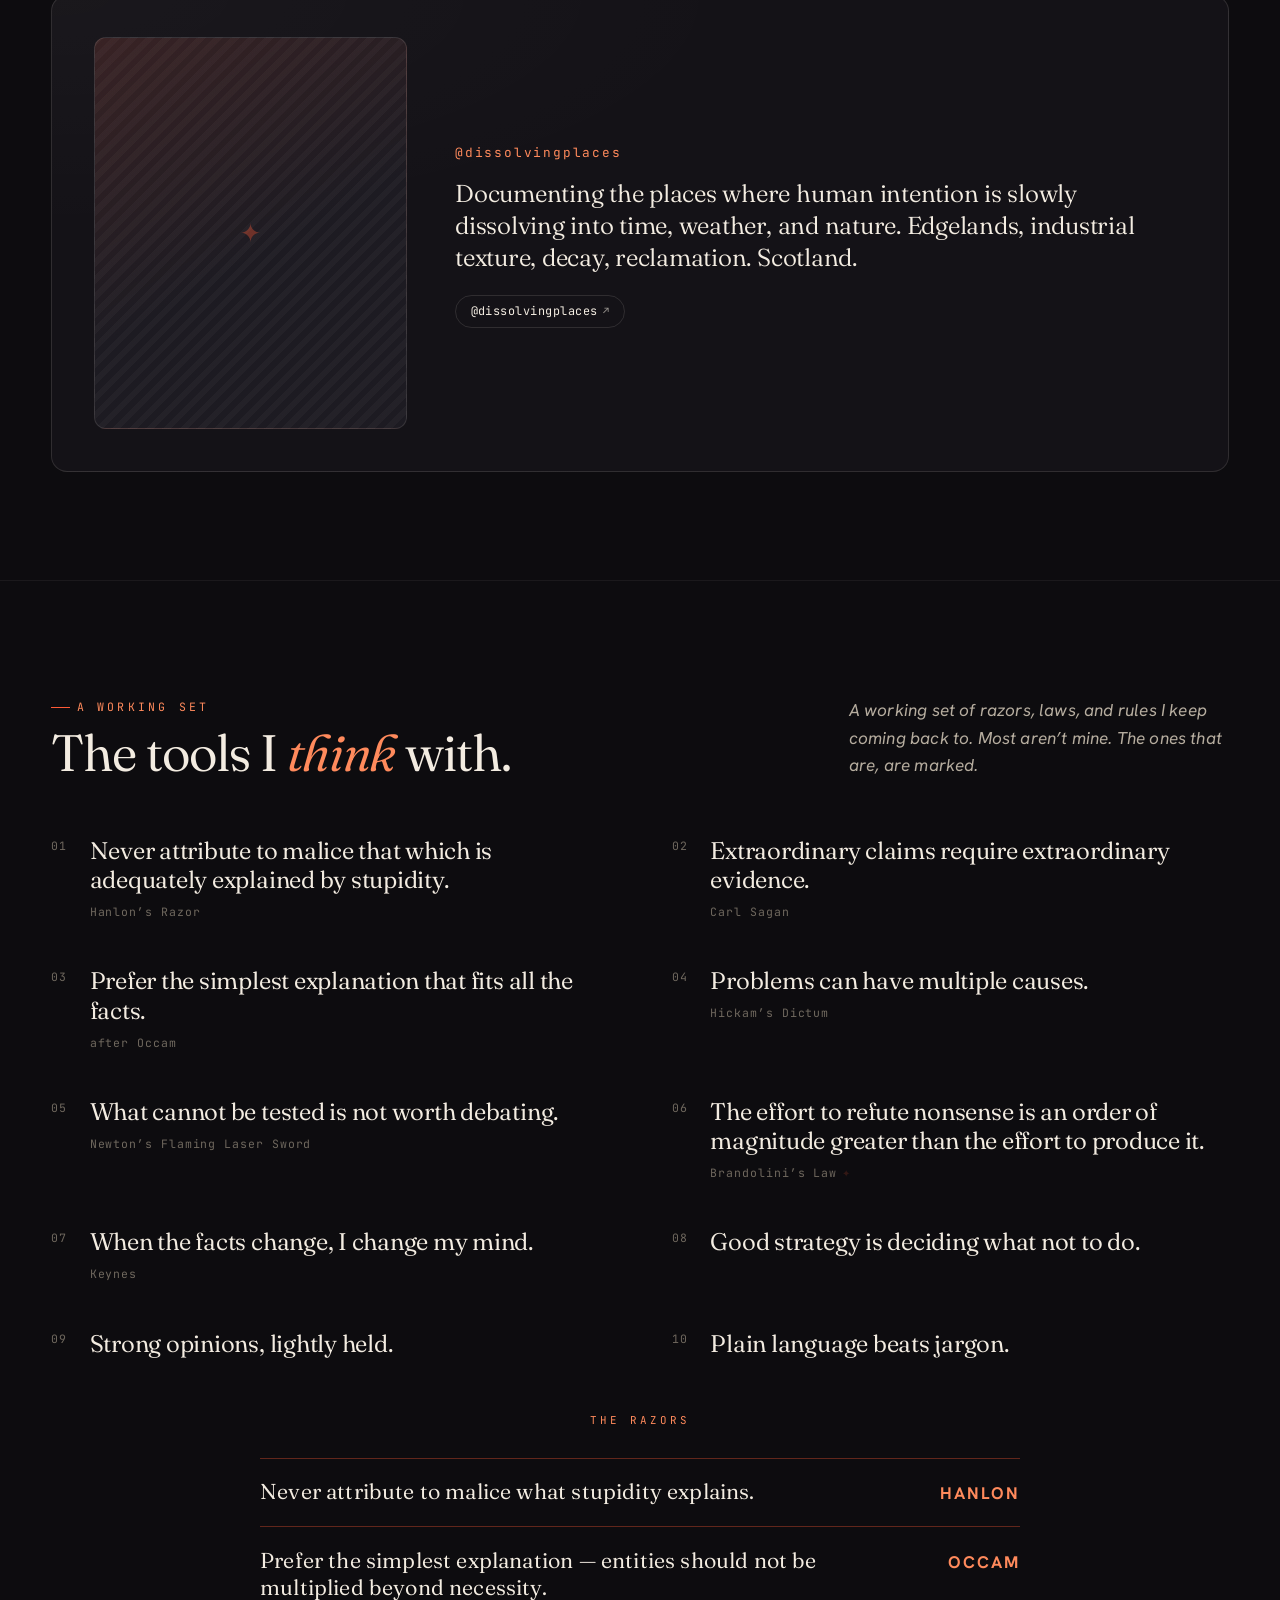
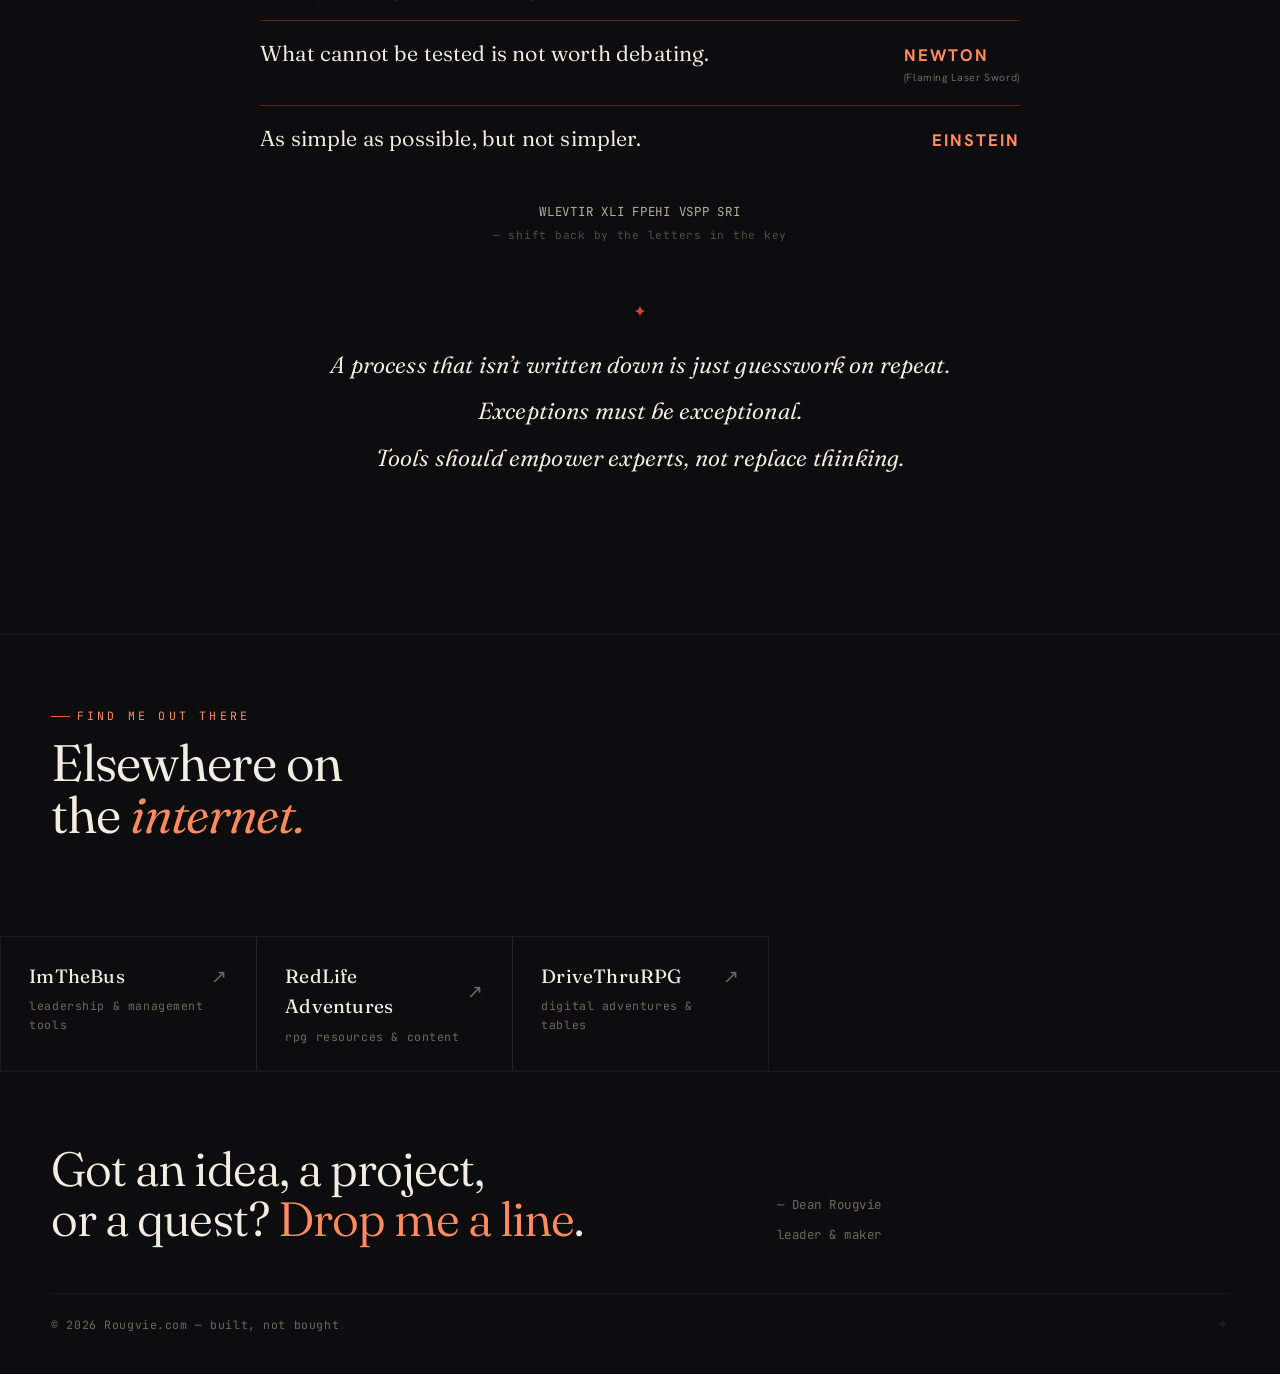
<file: ember/index.html>
<!doctype html>
<html lang="en">
<head>
  <meta charset="utf-8">
  <meta name="viewport" content="width=device-width, initial-scale=1">
  <title>Dean Rougvie — Leader &amp; Maker</title>
  <meta name="description" content="Dean Rougvie builds things across several worlds: leadership and management tools, tabletop RPGs, a book in progress, and an over-engineered homelab.">

  <!-- Open Graph -->
  <meta property="og:type" content="website">
  <meta property="og:title" content="Dean Rougvie — Leader &amp; Maker">
  <meta property="og:description" content="One person, several worlds: leadership tools, tabletop RPGs, a book in progress, and a homelab that got out of hand.">
  <meta property="og:url" content="https://rougvie.com">
  <meta name="twitter:card" content="summary_large_image">

  <link rel="icon" href="data:image/svg+xml,%3Csvg xmlns='http://www.w3.org/2000/svg' viewBox='0 0 100 100'%3E%3Cpolygon points='50,6 90,28 90,72 50,94 10,72 10,28' fill='none' stroke='%23ff5a36' stroke-width='7'/%3E%3Cpolygon points='50,30 72,42 72,66 50,78 28,66 28,42' fill='none' stroke='%23ff5a36' stroke-width='5'/%3E%3C/svg%3E">

  <!-- Fonts: Fraunces (display serif) + Hanken Grotesk (body) + JetBrains Mono (accents) -->
  <link rel="preconnect" href="https://fonts.googleapis.com">
  <link rel="preconnect" href="https://fonts.gstatic.com" crossorigin>
  <link href="https://fonts.googleapis.com/css2?family=Fraunces:ital,opsz,wght@0,9..144,300..600;1,9..144,300..600&family=Hanken+Grotesk:wght@400;500;600;700&family=JetBrains+Mono:wght@400;500&display=swap" rel="stylesheet">

  <link rel="stylesheet" href="styles.css">
</head>
<body>
  <div class="aura" aria-hidden="true"></div>

  <!-- ===================== NAV ===================== -->
  <header class="nav">
    <div class="wrap nav-inner">
      <a href="#top" class="brand" aria-label="Rougvie home">Rougv<span class="brand-i">i<span class="stone stone-dot" data-roll="5" data-mark="logo" role="button" tabindex="0" aria-label="a whetstone mark">·</span></span>e<span class="dot">.</span></a>
      <nav class="nav-links" aria-label="Primary">
        <a href="#worlds" class="hide-sm">Worlds</a>
        <a href="#writing" class="hide-sm">Writing</a>
        <a href="#elsewhere" class="hide-sm">Elsewhere</a>
        <a href="#contact" class="nav-cta">Get in touch</a>
      </nav>
    </div>
  </header>

  <main id="top">
    <!-- ===================== HERO ===================== -->
    <section class="hero">
      <div class="wrap">
        <div class="hero-grid">
          <div>
            <span class="eyebrow reveal">Leader &amp; maker</span>
            <h1 class="reveal d1">
              I build things<br>
              across <em>several<br>worlds.</em>
            </h1>
            <p class="hero-lede reveal d2">
              I&rsquo;m <strong>Dean Rougvie</strong> — I make leadership tools,
              write tabletop adventures, draft a book, and
              over-engineer a homelab when no one&rsquo;s looking. Most of it
              starts as an experiment. Some of it becomes real.
            </p>
            <div class="hero-actions reveal d3">
              <a href="#worlds" class="btn">See what I build <span class="arr">↗</span></a>
              <a href="#contact" class="btn btn-ghost">Say hello</a>
            </div>
          </div>

          <div class="hero-card reveal d2" aria-hidden="false">
            <img src="../images/DR.png" alt="Portrait of Dean Rougvie">
          </div>
        </div>

        <!-- worlds ticker -->
        <div class="ticker reveal" aria-hidden="true">
          <div class="ticker-track">
            <span>Leadership tools&nbsp;&nbsp;Tabletop RPGs&nbsp;&nbsp;A book in progress&nbsp;&nbsp;3D printing&nbsp;&nbsp;Homelab tinkering&nbsp;&nbsp;Odd little web toys</span>
            <span>Leadership tools&nbsp;&nbsp;Tabletop RPGs&nbsp;&nbsp;A book in progress&nbsp;&nbsp;3D printing&nbsp;&nbsp;Homelab tinkering&nbsp;&nbsp;Odd little web toys</span>
          </div>
        </div>
      </div>
    </section>

    <!-- ===================== WORLDS ===================== -->
    <section id="worlds" class="section-pad">
      <div class="wrap">
        <div class="section-head reveal">
          <div>
            <span class="eyebrow">The catalogue</span>
            <h2>Four <em>worlds</em>,<br>one stubborn maker.</h2>
          </div>
          <p>Each one started as a what-if. They don&rsquo;t really connect — except that the same person keeps showing up to build them.</p>
        </div>

        <div class="worlds">
          <!-- Leadership -->
          <article class="world w-lead span-7 reveal">
            <span class="w-num">01 / Leadership</span>
            <h3><span class="kicker">ImTheBus</span>Management &amp; leadership tools, built by someone who&rsquo;s used them.</h3>
            <p>A practical toolkit for people who lead teams: SWOT, Important-vs-Urgent (Eisenhower), Impact-vs-Effort, a Feedback Scale, a &ldquo;Bored-to-Panic&rdquo; check-in, and a dashboard to pull them together. Opinionated, hands-on, made to be used in the room.</p>
            <div class="w-links">
              <a href="https://imthebus.co.uk" target="_blank" rel="noopener">imthebus.co.uk</a>
              <a href="https://imthebus.co.uk" target="_blank" rel="noopener">SWOT &amp; Eisenhower</a>
              <a href="https://imthebus.co.uk" target="_blank" rel="noopener">Feedback Scale</a>
            </div>
          </article>

          <!-- Technologist -->
          <article class="world w-tech span-5 reveal d1">
            <span class="w-num">02 / Tinkerer</span>
            <h3><span class="kicker">Homelab &amp; tools</span>I build my own tools, games, and an over-engineered homelab.</h3>
            <p>If something annoys me twice, I&rsquo;ll usually build a little machine to make it stop. Sometimes that machine is far more elaborate than the problem deserved.</p>
          </article>

          <!-- Web toys / experiments (NOT leadership) -->
          <article class="world w-toys span-12 reveal">
            <span class="w-num">·· / Workshop</span>
            <h3><span class="kicker">Odd little web toys</span>Experiments that escaped the lab.</h3>
            <p>Nothing serious here — just playful practice pieces and half-finished ideas I built to learn something or amuse myself. Poke at them; they may or may not still work.</p>
            <div class="w-links">
              <a href="https://imthebus.github.io/flag-game/" target="_blank" rel="noopener">Flag Game</a>
              <a href="https://imthebus.github.io/insig/" target="_blank" rel="noopener">Glyphseed · Insignia Generator</a>
              <a href="https://imthebus.github.io/monitor/" target="_blank" rel="noopener">Monitor View</a>
              <a href="https://imthebus.github.io/VectorDisplay/" target="_blank" rel="noopener">Wargames Vector Screen</a>
            </div>
          </article>

          <!-- Tabletop RPG -->
          <article class="world w-rpg span-5 reveal">
            <span class="w-num">03 / Tabletop</span>
            <h3><span class="kicker">RedLifeAdventures</span>RPG resources for the table.</h3>
            <p>Locations, NPCs, encounters and printable tools — for D&amp;D and games like it.</p>
            <div class="w-links">
              <a href="https://red-life-adventures.com" target="_blank" rel="noopener">red-life-adventures.com</a>
              <a href="https://www.drivethrurpg.com" target="_blank" rel="noopener">DriveThruRPG</a>
              <!-- pending Dean confirm: cross-identity link pruned (NEMESIS) — <a href="https://www.etsy.com/shop/RedLife3D" target="_blank" rel="noopener">Etsy · RedLife3D</a> -->
              <!-- pending Dean confirm: cross-identity link pruned (NEMESIS) — <a href="https://www.instagram.com/boldrabble/" target="_blank" rel="noopener">Instagram · BoldRabble</a> -->
            </div>
          </article>

          <!-- Author teaser -->
          <article class="world w-book span-7 reveal d1">
            <span class="w-num">04 / Writing</span>
            <h3><span class="kicker">A book underway</span>I&rsquo;m writing a book. It is, fittingly, a work in progress.</h3>
            <p>It&rsquo;s about building a better head to think with. More just below.</p>
            <div class="w-links">
              <a href="#writing" style="--accent: var(--jade);">Read the pitch ↓</a>
            </div>
          </article>
        </div>
      </div>
    </section>

    <!-- ===================== WRITING ===================== -->
    <section id="writing" class="section-pad">
      <div class="wrap">
        <div class="section-head reveal">
          <div>
            <span class="eyebrow">In the workshop</span>
            <h2>A book, <em>in progress.</em></h2>
          </div>
          <p>Not published — being written. Out loud, mostly, and with the occasional false start.</p>
        </div>

        <div class="writing-grid">
          <article class="book reveal">
            <span class="spine" aria-hidden="true"></span>
            <span class="status-pill">Writing · in progress</span>
            <h3>Build Your Own Brain</h3>
            <p>On assembling a head you can actually think with — tools, habits and homemade systems for an over-engineered mind.</p>
          </article>
        </div>
      </div>
    </section>

    <!-- ===================== PHOTOGRAPHY ===================== -->
    <section id="photography" class="section-pad photography">
      <div class="wrap">
        <div class="section-head reveal">
          <div>
            <span class="eyebrow">Behind the lens</span>
            <h2>Where intention<br><em>dissolves.</em></h2>
          </div>
          <p>A quieter practice — looking at the edges of things, and what time does to them.</p>
        </div>
        <article class="photo-card reveal">
          <div class="photo-frame" aria-hidden="true">
            <span class="photo-mark">✦</span>
          </div>
          <div class="photo-body">
            <span class="photo-handle">@dissolvingplaces</span>
            <p class="photo-bio">Documenting the places where human intention is slowly dissolving into time, weather, and nature. Edgelands, industrial texture, decay, reclamation. Scotland.</p>
            <div class="w-links">
              <a href="https://glass.photo/dissolvingplaces" target="_blank" rel="noopener" class="photo-link">@dissolvingplaces</a>
            </div>
          </div>
        </article>
      </div>
    </section>

    <!-- ===================== PHILOSOPHY ("Laws & Razors" wall) ===================== -->
    <!-- Cartographers read the edges. The names, top to bottom, spell the key. -->
    <section id="philosophy" class="section-pad philosophy" aria-label="Philosophy">
      <div class="wrap">
        <div class="section-head reveal">
          <div>
            <span class="eyebrow">A working set</span>
            <h2>The tools I <em>think</em> with.</h2>
          </div>
          <p class="phil-kicker">A working set of razors, laws, and rules I keep coming back to. Most aren&rsquo;t mine. The ones that are, are marked.</p>
        </div>

        <!-- Group A — The Ten -->
        <div class="phil-band reveal">
          <ol class="phil-ten">
            <li><blockquote>Never attribute to malice that which is adequately explained by stupidity.</blockquote><cite>Hanlon&rsquo;s Razor</cite></li>
            <li><blockquote>Extraordinary claims require extraordinary evidence.</blockquote><cite>Carl Sagan</cite></li>
            <li><blockquote>Prefer the simplest explanation that fits all the facts.</blockquote><cite>after Occam</cite></li>
            <li><blockquote>Problems can have multiple causes.</blockquote><cite>Hickam&rsquo;s Dictum</cite></li>
            <li><blockquote>What cannot be tested is not worth debating.</blockquote><cite>Newton&rsquo;s Flaming Laser Sword</cite></li>
            <li class="phil-brandolini"><blockquote>The effort to refute nonsense is an order of magnitude greater than the effort to produce it.</blockquote><cite>Brandolini&rsquo;s Law<span class="stone" data-roll="6" data-mark="brandolini" role="button" tabindex="0" aria-label="a whetstone mark">✦</span></cite></li>
            <li><blockquote>When the facts change, I change my mind.</blockquote><cite>Keynes</cite></li>
            <li><blockquote>Good strategy is deciding what not to do.</blockquote></li>
            <li><blockquote>Strong opinions, lightly held.</blockquote></li>
            <li><blockquote>Plain language beats jargon.</blockquote></li>
          </ol>
        </div>

        <!-- Group B — The Razors (load-bearing: surnames spell HONE, top to bottom) -->
        <div class="phil-band phil-razors reveal">
          <span class="band-label">The razors</span>
          <ul class="razor-list">
            <li class="razor">
              <p class="razor-line">Never attribute to malice what stupidity explains.</p>
              <span class="razor-name">Hanlon</span>
            </li>
            <li class="razor">
              <p class="razor-line">Prefer the simplest explanation &mdash; entities should not be multiplied beyond necessity.</p>
              <span class="razor-name">Occam</span>
            </li>
            <li class="razor">
              <p class="razor-line">What cannot be tested is not worth debating.</p>
              <span class="razor-name">Newton <span class="razor-sub">(Flaming Laser Sword)</span></span>
            </li>
            <li class="razor">
              <p class="razor-line">As simple as possible, but not simpler.</p>
              <span class="razor-name">Einstein</span>
            </li>
          </ul>
          <!-- map marginalia: the door's instruction, enciphered. shift = the letters in the key. -->
          <p class="marginalia" aria-hidden="false">
            <span class="cipher">WLEVTIR XLI FPEHI VSPP SRI</span>
            <span class="cipher-hint">&mdash; shift back by the letters in the key</span>
          </p>
        </div>

        <!-- Group C — Three of his own -->
        <div class="phil-band phil-mine reveal">
          <div class="spark-div" aria-hidden="true">✦</div>
          <ul class="mine-list">
            <li>A process that isn&rsquo;t written down is just guesswork on repeat.</li>
            <li>Exceptions must be exceptional.</li>
            <li>Tools should empower experts, not replace thinking.</li>
          </ul>
        </div>

        <!-- the door (revealed by the puzzle) -->
        <div id="cartographer-door" class="door" hidden></div>
      </div>
    </section>

    <!-- ===================== ELSEWHERE ===================== -->
    <section id="elsewhere" class="elsewhere">
      <div class="wrap section-pad" style="padding-block: clamp(3rem, 7vh, 5rem);">
        <div class="section-head reveal" style="margin-bottom: 2rem;">
          <div>
            <span class="eyebrow">Find me out there</span>
            <h2>Elsewhere on<br>the <em>internet.</em></h2>
          </div>
        </div>
      </div>
      <div class="wrap" style="--gutter: 0; width: 100%; max-width: none;">
        <div class="rail reveal">
          <a href="https://imthebus.co.uk" target="_blank" rel="noopener">
            <span class="r-name">ImTheBus <span class="ar">↗</span></span>
            <span class="r-desc">leadership &amp; management tools</span>
          </a>
          <a href="https://red-life-adventures.com" target="_blank" rel="noopener">
            <span class="r-name">RedLife Adventures <span class="ar">↗</span></span>
            <span class="r-desc">rpg resources &amp; content</span>
          </a>
          <a href="https://www.drivethrurpg.com" target="_blank" rel="noopener">
            <span class="r-name">DriveThruRPG <span class="ar">↗</span></span>
            <span class="r-desc">digital adventures &amp; tables</span>
          </a>
          <!-- pending Dean confirm: cross-identity link pruned (NEMESIS) —
          <a href="https://www.etsy.com/shop/RedLife3D" target="_blank" rel="noopener">
            <span class="r-name">Etsy · RedLife3D <span class="ar">↗</span></span>
            <span class="r-desc">printable tools &amp; trackers</span>
          </a>
          -->
          <!-- pending Dean confirm: cross-identity link pruned (NEMESIS) —
          <a href="https://www.redbubble.com/people/imthebus/shop" target="_blank" rel="noopener">
            <span class="r-name">Redbubble <span class="ar">↗</span></span>
            <span class="r-desc">nerdy designs on things</span>
          </a>
          -->
          <!-- pending Dean confirm: cross-identity link pruned (NEMESIS) —
          <a href="https://www.instagram.com/boldrabble/" target="_blank" rel="noopener">
            <span class="r-name">Instagram · BoldRabble <span class="ar">↗</span></span>
            <span class="r-desc">resin builds &amp; workshop reels</span>
          </a>
          -->
        </div>
      </div>
    </section>

    <!-- ===================== FOOTER / CONTACT ===================== -->
    <footer id="contact" class="footer">
      <div class="wrap">
        <div class="footer-grid reveal">
          <div class="big">
            Got an idea, a project,<br>
            or a quest? <a href="mailto:hello@rougvie.com">Drop me a line</a>.
          </div>
          <div class="foot-meta">
            <span>— Dean Rougvie</span>
            <span>leader &amp; maker</span>
          </div>
        </div>

        <div class="wrap foot-bar" style="--gutter: 0; width: 100%;">
          <span>© <span data-year>2026</span> Rougvie.com — built, not bought<span class="stone stone-period" data-roll="4" data-mark="year" role="button" tabindex="0" aria-label="a whetstone mark">.</span></span>
          <span class="foot-right">
            <button class="spark-egg" type="button" aria-label="✦" title="Every map has a door that isn't drawn.">
              <span class="spark-glyph">✦<span class="stone stone-spark" data-roll="6" data-mark="spark" role="button" tabindex="0" aria-label="a whetstone mark" hidden>✦</span></span>
            </button>
            <span class="spark-copy" hidden>Four razors. Read who sharpened them — top to bottom.</span>
          </span>
        </div>
      </div>
    </footer>
  </main>

  <script src="main.js" defer></script>
</body>
</html>
</file>
<file: styles.css>
/* =========================================================
   rougvie.com — main landing, EDGELANDS skin
   New Topographics / documentary aesthetic: weathered concrete,
   rust/oxide, lichen, drifting fog. The full maker-&-leader
   landing, dressed in patina.
   Slow, weather-like motion; reduced-motion fully guarded.
   ========================================================= */

:root {
  /* --- weathered palette --- */
  --concrete:      #b6b1a8;   /* fog/concrete base */
  --concrete-deep: #9a958c;
  --paper:         #cdc8bd;   /* faded board */
  --ink:           #2b2926;   /* weathered near-black */
  --ink-soft:      #4a4640;
  --mute:          #6f6a62;   /* lichen-grey text */
  --rust:          #9a5a3a;   /* oxide / corten — the accent */
  --rust-deep:     #74402a;
  --lichen:        #7f8466;   /* dried moss green */
  --lichen-deep:   #5f654b;
  --fog:           #d7d3c9;
  --line:          rgba(43, 41, 38, 0.16);
  --line-strong:   rgba(43, 41, 38, 0.32);

  --bg:            var(--concrete);
  --fg:            var(--ink);

  --display: "Newsreader", Georgia, "Times New Roman", serif;
  --body:    "Spectral", Georgia, serif;
  --mono:    "Spline Sans Mono", ui-monospace, "SFMono-Regular", monospace;

  --wrap: 76rem;
  --gutter: clamp(1.25rem, 5vw, 4rem);

  --ease: cubic-bezier(0.22, 1, 0.36, 1);
}

*, *::before, *::after { box-sizing: border-box; margin: 0; padding: 0; }

html { scroll-behavior: smooth; -webkit-text-size-adjust: 100%; }
@media (prefers-reduced-motion: reduce) { html { scroll-behavior: auto; } }

body {
  font-family: var(--body);
  font-weight: 400;
  color: var(--fg);
  /* layered concrete: soft tonal mottling, no flat fill */
  background:
    radial-gradient(120% 80% at 18% -10%, rgba(127,132,102,0.10), transparent 55%),
    radial-gradient(110% 70% at 92% 8%, rgba(154,90,58,0.08), transparent 50%),
    radial-gradient(140% 120% at 50% 110%, rgba(43,41,38,0.16), transparent 60%),
    linear-gradient(180deg, var(--fog) 0%, var(--concrete) 45%, var(--concrete-deep) 100%);
  background-attachment: fixed;
  line-height: 1.6;
  font-size: clamp(1rem, 0.97rem + 0.18vw, 1.075rem);
  -webkit-font-smoothing: antialiased;
  text-rendering: optimizeLegibility;
  overflow-x: hidden;
  position: relative;
}

a { color: inherit; text-decoration: none; }
img { max-width: 100%; display: block; }
::selection { background: var(--rust); color: var(--fog); }

/* ---------- atmospheric layers ---------- */

/* fine, desaturated film grain via SVG fractal noise */
.grain {
  position: fixed; inset: 0; z-index: 9000;
  pointer-events: none; opacity: 0.16; mix-blend-mode: multiply;
  background-image: url("data:image/svg+xml,%3Csvg xmlns='http://www.w3.org/2000/svg' width='160' height='160'%3E%3Cfilter id='n'%3E%3CfeTurbulence type='fractalNoise' baseFrequency='0.85' numOctaves='2' stitchTiles='stitch'/%3E%3CfeColorMatrix type='saturate' values='0'/%3E%3C/filter%3E%3Crect width='100%25' height='100%25' filter='url(%23n)'/%3E%3C/svg%3E");
}

/* drifting fog band — slow, weather-like */
.fog {
  position: fixed; inset: -20% -10% auto -10%; height: 60vh; z-index: 1;
  pointer-events: none; opacity: 0.5; mix-blend-mode: screen;
  background:
    radial-gradient(60% 50% at 30% 40%, rgba(215,211,201,0.55), transparent 70%),
    radial-gradient(50% 45% at 75% 30%, rgba(182,177,168,0.45), transparent 70%);
  filter: blur(8px);
  animation: drift 64s linear infinite;
}
@keyframes drift {
  0%   { transform: translate3d(-4%, 0, 0) scale(1.05); }
  50%  { transform: translate3d(4%, 1.5%, 0) scale(1.12); }
  100% { transform: translate3d(-4%, 0, 0) scale(1.05); }
}

/* vignette — quiet edge darkening */
.vignette {
  position: fixed; inset: 0; z-index: 8000; pointer-events: none;
  background: radial-gradient(130% 100% at 50% 40%, transparent 55%, rgba(43,41,38,0.28) 100%);
}

@media (prefers-reduced-motion: reduce) {
  .fog { animation: none; }
}

/* ---------- layout shell ---------- */
.wrap {
  width: min(var(--wrap), 100% - var(--gutter) * 2);
  margin-inline: auto;
}
.section-pad { padding-block: clamp(4rem, 12vh, 8rem); position: relative; z-index: 2; }
section { position: relative; }

.eyebrow {
  display: inline-flex; align-items: center; gap: 0.6em;
  font-family: var(--mono); font-size: 0.68rem; letter-spacing: 0.28em;
  text-transform: uppercase; color: var(--rust);
  margin-bottom: 1.4rem;
  padding-bottom: 0.4rem; border-bottom: 1px solid var(--line-strong);
}
h1, h2, h3 { font-family: var(--display); font-weight: 400; }
em { font-style: italic; color: var(--rust-deep); }

/* ====================== NAV ====================== */
.nav {
  position: sticky; top: 0; z-index: 100;
  backdrop-filter: blur(6px);
  background: linear-gradient(180deg, rgba(215,211,201,0.78), rgba(215,211,201,0.0));
  border-bottom: 1px solid var(--line);
}
.nav-inner {
  display: flex; align-items: center; justify-content: space-between;
  padding-block: 1rem;
}
.brand {
  display: inline-flex; align-items: baseline; gap: 0.5rem;
  color: var(--ink);
}
.brand-mark {
  width: 14px; height: 14px; align-self: center;
  border: 1.5px solid var(--ink); border-radius: 50%;
  position: relative; flex: none;
}
.brand-mark::before, .brand-mark::after {
  content: ""; position: absolute; background: var(--ink);
  left: 50%; top: 50%; transform: translate(-50%,-50%);
}
.brand-mark::before { width: 1.5px; height: 20px; }
.brand-mark::after  { width: 20px; height: 1.5px; }
.brand-text {
  font-family: var(--mono); font-size: 0.92rem; font-weight: 500;
  letter-spacing: 0.22em; position: relative;
}
.brand-sub {
  font-family: var(--mono); font-size: 0.62rem; letter-spacing: 0.3em;
  text-transform: uppercase; color: var(--rust);
}
.nav-links { display: flex; align-items: center; gap: clamp(1rem, 3vw, 2.2rem); }
.nav-links a {
  font-family: var(--mono); font-size: 0.72rem; letter-spacing: 0.14em;
  text-transform: uppercase; color: var(--mute);
  transition: color 0.4s var(--ease);
}
.nav-links a:hover { color: var(--ink); }
.nav-cta {
  color: var(--ink) !important;
  border: 1px solid var(--line-strong);
  padding: 0.5rem 0.9rem !important;
}
.nav-cta:hover { border-color: var(--rust); color: var(--rust) !important; }
@media (max-width: 680px) {
  .nav-links .hide-sm { display: none; }
}

/* ====================== HERO ====================== */
.hero {
  position: relative; z-index: 2;
  padding-block: clamp(4rem, 11vh, 8rem) clamp(2.5rem, 6vh, 4rem);
}
.hero-grid {
  display: grid;
  grid-template-columns: 1.5fr 1fr;
  gap: clamp(2rem, 5vw, 5rem);
  align-items: center;
}
@media (max-width: 880px) { .hero-grid { grid-template-columns: 1fr; } }

.coord {
  font-family: var(--mono); font-size: 0.72rem; letter-spacing: 0.22em;
  text-transform: uppercase; color: var(--mute); margin-bottom: 1.5rem;
}
.hero h1 {
  font-size: clamp(2.7rem, 8vw, 6rem);
  line-height: 0.98; letter-spacing: -0.02em;
  margin-block: 0 1.7rem;
  color: var(--ink);
  text-wrap: balance;
  font-optical-sizing: auto;
}
.hero h1 em { font-style: italic; }
.hero-lede {
  font-size: clamp(1.05rem, 1rem + 0.4vw, 1.3rem); line-height: 1.7;
  max-width: 48ch; color: var(--ink-soft); margin-bottom: 2.3rem;
}
.hero-lede strong { font-weight: 500; color: var(--ink); }

.hero-actions {
  display: flex; flex-wrap: wrap; gap: 1rem; align-items: center;
}
.btn {
  font-family: var(--mono); font-size: 0.78rem; letter-spacing: 0.12em;
  text-transform: uppercase;
  display: inline-flex; align-items: center; gap: 0.6rem;
  padding: 0.9rem 1.6rem; color: var(--paper);
  background: var(--ink); border: 1px solid var(--ink);
  transition: transform 0.4s var(--ease), background 0.4s var(--ease), color 0.4s var(--ease), border-color 0.4s var(--ease);
}
.btn .arr { transition: transform 0.4s var(--ease); }
.btn:hover { background: var(--rust-deep); border-color: var(--rust-deep); }
.btn:hover .arr { transform: translateX(4px); }
.btn-ghost { background: transparent; color: var(--ink); border-color: var(--line-strong); }
.btn-ghost:hover { background: transparent; color: var(--rust); border-color: var(--rust); }

/* hero marker — an edgelands sign, edges feathered into the page */
.hero-card {
  position: relative;
  aspect-ratio: 868 / 1300;
  background: transparent;
  overflow: visible;
}
/* soft vignette layer sitting under the photo, so the fade reads as weathered ground */
.hero-card::after {
  content: ""; position: absolute; inset: 0; z-index: 1;
  background: radial-gradient(120% 100% at 50% 42%, transparent 52%, rgba(43,41,38,0.10) 100%);
  pointer-events: none;
}
.hero-card .plate-id {
  position: absolute; top: 6px; right: 8px; z-index: 4;
  font-family: var(--mono); font-size: 0.62rem; letter-spacing: 0.2em;
  color: var(--ink-soft); opacity: 0.7;
}
.hero-card img {
  position: relative; z-index: 2;
  width: 100%; height: 100%;
  object-fit: cover; object-position: center center;
  filter: grayscale(0.5) contrast(1.04) sepia(0.07);
  mix-blend-mode: multiply;
  opacity: 0.97;
  /* feather every edge to transparent — no hard rectangle.
     Layered linear gradients (one per axis) intersected with a radial vignette. */
  -webkit-mask-image:
    linear-gradient(to right,  transparent 0, #000 11%, #000 89%, transparent 100%),
    linear-gradient(to bottom, transparent 0, #000 9%,  #000 91%, transparent 100%),
    radial-gradient(118% 100% at 50% 45%, #000 58%, transparent 100%);
          mask-image:
    linear-gradient(to right,  transparent 0, #000 11%, #000 89%, transparent 100%),
    linear-gradient(to bottom, transparent 0, #000 9%,  #000 91%, transparent 100%),
    radial-gradient(118% 100% at 50% 45%, #000 58%, transparent 100%);
  -webkit-mask-composite: source-in;       /* Safari/WebKit */
          mask-composite: intersect;       /* standard */
}
@media (max-width: 880px) {
  .hero-card { max-width: 320px; }
}

/* horizon ledger ticker */
.ledger {
  margin-top: clamp(3rem, 8vh, 5rem);
  border-block: 1px solid var(--line);
  overflow: hidden; white-space: nowrap;
  background: rgba(43,41,38,0.03);
  -webkit-mask-image: linear-gradient(90deg, transparent, #000 6%, #000 94%, transparent);
          mask-image: linear-gradient(90deg, transparent, #000 6%, #000 94%, transparent);
}
.ledger-track {
  display: inline-flex; will-change: transform;
  animation: scroll-ledger 48s linear infinite;
}
.ledger-track span {
  font-family: var(--mono); font-size: 0.72rem; letter-spacing: 0.2em;
  text-transform: uppercase; color: var(--mute);
  padding: 0.9rem 0; flex-shrink: 0;
}
@keyframes scroll-ledger { to { transform: translateX(-50%); } }
@media (prefers-reduced-motion: reduce) { .ledger-track { animation: none; } }

/* ====================== SECTION HEAD ====================== */
.section-head { max-width: 56rem; margin-bottom: clamp(2.5rem, 6vh, 4rem); }
.section-head .eyebrow { margin-bottom: 1.3rem; }
.section-head h2 {
  font-size: clamp(2rem, 5vw, 3.4rem); line-height: 1.04;
  letter-spacing: -0.015em; margin-bottom: 1.3rem; color: var(--ink);
  text-wrap: balance;
}
.section-head h2 em { font-style: italic; }
.section-head p {
  font-size: clamp(1.02rem, 1.05rem + 0.3vw, 1.2rem); line-height: 1.7;
  max-width: 52ch; color: var(--ink-soft); font-style: italic;
}

/* ====================== WORLDS ====================== */
.worlds-section { border-top: 1px solid var(--line); }
.worlds {
  display: grid; grid-template-columns: repeat(12, 1fr);
  gap: clamp(1rem, 2.2vw, 1.6rem);
}
.world {
  position: relative; overflow: hidden;
  padding: clamp(1.5rem, 3vw, 2.4rem);
  border: 1px solid var(--line);
  background: linear-gradient(170deg, rgba(205,200,189,0.4), rgba(154,149,140,0.12));
  transition: border-color 0.5s var(--ease), transform 0.5s var(--ease);
  display: flex; flex-direction: column; min-height: 230px;
}
.world::after {
  /* oxide stain that creeps in on hover — entropy */
  content: ""; position: absolute; inset: auto -30% -40% auto;
  width: 60%; height: 70%;
  background: radial-gradient(circle, rgba(154,90,58,0.18), transparent 70%);
  opacity: 0; transition: opacity 0.6s var(--ease);
}
.world:hover { border-color: var(--line-strong); transform: translateY(-3px); }
.world:hover::after { opacity: 1; }

.world .w-num {
  font-family: var(--mono); font-size: 0.68rem; letter-spacing: 0.2em;
  text-transform: uppercase; color: var(--rust); display: block;
}
.world h3 {
  font-size: clamp(1.4rem, 2.5vw, 1.95rem); line-height: 1.08;
  margin-block: 0.9rem 0.6rem; color: var(--ink);
}
.world h3 .kicker {
  display: block;
  font-family: var(--mono); font-size: 0.64rem; letter-spacing: 0.22em;
  text-transform: uppercase; color: var(--rust);
  margin-bottom: 0.5rem; font-weight: 500;
}
.world p { color: var(--ink-soft); font-size: 1.0rem; line-height: 1.65; flex: 1; }
.world .w-links {
  display: flex; flex-wrap: wrap; gap: 0.6rem 1.4rem;
  margin-top: 1.4rem; position: relative; z-index: 1;
}
.world .w-links a {
  font-family: var(--mono); font-size: 0.73rem; letter-spacing: 0.05em;
  color: var(--ink);
  border-bottom: 1px solid var(--line-strong);
  padding-bottom: 0.15rem;
  transition: color 0.4s var(--ease), border-color 0.4s var(--ease);
}
.world .w-links a:hover { color: var(--rust); border-color: var(--rust); }

/* spans (12-col, same as ember structure) */
.span-7 { grid-column: span 7; }
.span-5 { grid-column: span 5; }
.span-6 { grid-column: span 6; }
.span-12 { grid-column: span 12; }
@media (max-width: 860px) {
  .worlds { grid-template-columns: 1fr; }
  .span-7, .span-5, .span-6, .span-12 { grid-column: 1 / -1; }
}

/* ====================== WRITING ====================== */
.writing-section { border-top: 1px solid var(--line); }
.writing-grid {
  display: grid; grid-template-columns: repeat(2, 1fr);
  gap: clamp(1rem, 2.2vw, 1.6rem);
}
@media (max-width: 720px) { .writing-grid { grid-template-columns: 1fr; } }
.book {
  position: relative; overflow: hidden;
  padding: clamp(1.6rem, 3vw, 2.4rem);
  border: 1px solid var(--line);
  background: linear-gradient(170deg, rgba(205,200,189,0.4), rgba(154,149,140,0.12));
}
.book .spine {
  position: absolute; left: 0; top: 0; bottom: 0; width: 4px;
  background: linear-gradient(var(--lichen-deep), var(--rust));
}
.book .status-pill {
  font-family: var(--mono); font-size: 0.64rem; letter-spacing: 0.18em;
  text-transform: uppercase; color: var(--lichen-deep);
  border: 1px solid var(--line-strong);
  padding: 0.3rem 0.7rem; display: inline-block; margin-bottom: 1.1rem;
}
.book h3 {
  font-style: italic; font-size: clamp(1.5rem, 3vw, 2.1rem);
  line-height: 1.08; color: var(--ink);
}
.book p { color: var(--ink-soft); margin-top: 0.8rem; font-size: 1.0rem; line-height: 1.65; }

/* ====================== PHOTOGRAPHY (modest real-photo gallery) ====================== */
.photography { border-top: 1px solid var(--line); }
.photo-meta {
  display: flex; flex-wrap: wrap; align-items: baseline; gap: 0.8rem 1.6rem;
  margin-bottom: 1.6rem;
}
.photo-handle {
  font-family: var(--mono); font-size: 0.82rem; letter-spacing: 0.12em;
  color: var(--rust);
}
.photo-bio {
  font-style: italic; font-size: clamp(1.02rem, 1.05rem + 0.3vw, 1.22rem);
  line-height: 1.7; max-width: 56ch; color: var(--ink-soft);
}
.photo-grid {
  display: grid; grid-template-columns: repeat(4, 1fr);
  gap: clamp(0.8rem, 2vw, 1.4rem);
  margin-top: clamp(1.8rem, 4vh, 2.6rem);
}
@media (max-width: 760px) { .photo-grid { grid-template-columns: repeat(2, 1fr); } }
.photo-plate { margin: 0; position: relative; }
.photo-plate .photo-wrap {
  position: relative; overflow: hidden;
  border: 1px solid var(--line-strong);
  aspect-ratio: 1 / 1;
  background: linear-gradient(160deg, var(--paper), var(--concrete-deep));
  box-shadow: inset 0 0 40px rgba(43,41,38,0.12);
}
.photo-plate img {
  width: 100%; height: 100%; object-fit: cover;
  filter: grayscale(0.18) contrast(1.03);
  transition: filter 0.7s var(--ease), transform 0.9s var(--ease);
}
.photo-plate:hover img { filter: grayscale(0) contrast(1.05); transform: scale(1.02); }
.photo-plate .photo-id {
  position: absolute; top: 10px; right: 12px; z-index: 2;
  font-family: var(--mono); font-size: 0.58rem; letter-spacing: 0.18em;
  color: var(--fog); mix-blend-mode: difference; opacity: 0.85;
}
.photo-cta {
  margin-top: clamp(1.6rem, 4vh, 2.4rem);
  display: flex; flex-wrap: wrap; gap: 1rem 2.4rem; align-items: baseline;
}
.handle-link {
  display: inline-flex; align-items: center; gap: 0.5rem;
  font-family: var(--mono); font-size: 0.8rem; letter-spacing: 0.1em;
  color: var(--rust);
  border-bottom: 1px solid var(--rust);
  padding-bottom: 0.2rem;
  transition: gap 0.4s var(--ease), color 0.4s var(--ease);
}
.handle-link:hover { gap: 0.85rem; color: var(--rust-deep); }

/* ====================== PHILOSOPHY ("The tools I think with") ====================== */
.philosophy {
  border-top: 1px solid var(--line);
  background: radial-gradient(80% 60% at 100% 0%, rgba(127,132,102,0.10), transparent 60%);
}
.phil-kicker { font-style: italic; color: var(--ink-soft); max-width: 52ch; line-height: 1.7; }

/* the working set — one calm wall, lots of breathing room */
.phil-wall {
  list-style: none;
  max-width: 740px; margin: clamp(2.5rem, 6vh, 4rem) auto 0;
  display: flex; flex-direction: column;
}
.phil-line {
  border-top: 1px solid var(--line-strong);
  padding-block: clamp(1.6rem, 4vh, 2.4rem);
  transition: background 0.5s var(--ease);
}
.phil-line:hover { background: rgba(43,41,38,0.035); }
.phil-line blockquote {
  font-family: var(--display); font-weight: 300;
  font-size: clamp(1.15rem, 1.05rem + 0.7vw, 1.6rem);
  line-height: 1.3; color: var(--ink); text-wrap: pretty;
}
.phil-line cite {
  display: block; margin-top: 0.8rem; font-style: normal;
  font-family: var(--mono); font-size: 0.74rem; letter-spacing: 0.08em;
  color: var(--mute);
}

/* the divider before the anchor */
.phil-div {
  text-align: center; color: var(--rust); opacity: 0.85;
  font-size: 1rem; margin: clamp(2.5rem, 6vh, 4rem) auto;
}

/* the anchor — set apart, most space, largest type */
.phil-anchor {
  max-width: 740px; margin: 0 auto;
  border-left: 3px solid var(--rust);
  padding: clamp(1.8rem, 5vh, 3rem) 0 clamp(1.8rem, 5vh, 3rem) clamp(1.4rem, 3vw, 2.2rem);
}
.phil-anchor blockquote {
  font-family: var(--display); font-weight: 300;
  font-size: clamp(1.5rem, 1.2rem + 1.7vw, 2.5rem); line-height: 1.3;
  color: var(--ink); text-wrap: pretty;
}
.phil-anchor cite {
  display: block; margin-top: 1.1rem; font-style: normal;
  font-family: var(--mono); font-size: 0.82rem; letter-spacing: 0.06em;
  color: var(--rust);
}
.phil-anchor cite em { color: var(--rust-deep); font-style: italic; }

/* ====================== ELSEWHERE (link rail) ====================== */
.elsewhere {
  border-top: 1px solid var(--line);
  border-bottom: 1px solid var(--line);
  position: relative; z-index: 2;
}
.rail {
  display: grid; grid-template-columns: repeat(auto-fill, minmax(220px, 1fr)); gap: 0;
}
.rail a {
  padding: 1.5rem clamp(1rem, 2.5vw, 1.8rem);
  border: 1px solid var(--line); margin: -0.5px;
  display: flex; flex-direction: column; gap: 0.4rem;
  transition: background 0.4s var(--ease);
}
.rail a:hover { background: rgba(43,41,38,0.04); }
.rail a .r-name {
  font-family: var(--display); font-size: 1.2rem;
  display: flex; align-items: center; justify-content: space-between; color: var(--ink);
}
.rail a .r-name .ar { color: var(--mute); transition: transform 0.3s var(--ease), color 0.3s; }
.rail a:hover .r-name .ar { transform: translate(3px, -3px); color: var(--rust); }
.rail a .r-desc {
  font-family: var(--mono); font-size: 0.7rem; letter-spacing: 0.05em;
  text-transform: uppercase; color: var(--mute);
}

/* ====================== FOOTER ====================== */
.footer {
  position: relative; z-index: 2;
  background: linear-gradient(180deg, transparent, rgba(43,41,38,0.10));
  padding-block: clamp(3.5rem, 9vh, 6rem) 2.5rem;
}
.footer-grid {
  display: grid; grid-template-columns: 1.5fr 1fr;
  gap: 3rem; align-items: end;
}
@media (max-width: 720px) { .footer-grid { grid-template-columns: 1fr; gap: 2rem; } }
.footer-grid .big {
  font-family: var(--display); font-weight: 300;
  font-size: clamp(1.8rem, 4.4vw, 3rem); line-height: 1.12;
  letter-spacing: -0.01em; color: var(--ink); max-width: 24ch;
}
.footer-grid .big a {
  color: var(--rust); border-bottom: 2px solid var(--rust);
  transition: color 0.3s, border-color 0.3s;
}
.footer-grid .big a:hover { color: var(--rust-deep); border-color: var(--rust-deep); }
.foot-meta {
  display: flex; flex-direction: column; gap: 0.5rem;
  font-family: var(--mono); font-size: 0.74rem; letter-spacing: 0.12em;
  text-transform: uppercase; color: var(--mute);
}
.foot-bar {
  margin-top: 3rem; padding-top: 1.4rem;
  border-top: 1px solid var(--line);
  display: flex; justify-content: space-between; align-items: center;
  flex-wrap: wrap; gap: 1rem;
  font-family: var(--mono); font-size: 0.68rem; letter-spacing: 0.14em;
  text-transform: uppercase; color: var(--mute);
}
.foot-survey { color: var(--lichen-deep); }

/* ====================== COLLAPSIBLE SECTIONS (details/summary) ====================== */

/* World cards collapsible */
.world-collapsible {
  display: flex !important;
  flex-direction: column;
  padding: 0 !important;
}
.world-collapsible summary {
  display: flex;
  flex-direction: column;
  padding: clamp(1.5rem, 3vw, 2.4rem);
  cursor: pointer;
  list-style: none;
  position: relative;
}
.world-collapsible summary::-webkit-details-marker { display: none; }
.world-summary h3 { margin-block: 0.9rem 0 !important; }
.world-detail {
  padding: 0 clamp(1.5rem, 3vw, 2.4rem) clamp(1.5rem, 3vw, 2.4rem);
  border-top: 1px solid var(--line);
}
.world-collapsible[open] summary h3 { margin-bottom: 0.6rem; }

/* Book cards collapsible */
.book-collapsible {
  display: flex !important;
  flex-direction: column;
  padding: 0 !important;
}
.book-collapsible summary {
  display: flex;
  flex-direction: column;
  padding: clamp(1.6rem, 3vw, 2.4rem);
  cursor: pointer;
  list-style: none;
}
.book-collapsible summary::-webkit-details-marker { display: none; }
.book-summary h3 { margin: 0 !important; color: var(--ink); }
.book-summary h3 a { color: inherit; border-bottom: 1px solid var(--line-strong); transition: color 0.4s var(--ease), border-color 0.4s var(--ease); }
.book-summary h3 a:hover { color: var(--rust); border-color: var(--rust); }
.book-detail {
  padding: 0 clamp(1.6rem, 3vw, 2.4rem) clamp(1.6rem, 3vw, 2.4rem);
  border-top: 1px solid var(--line);
}
.book-detail p { margin-top: 0; }
.book-collapsible[open] { min-height: auto; }

/* Philosophy collapsible */
.phil-details {
  position: relative;
}
.phil-summary {
  cursor: pointer;
  list-style: none;
  font-family: var(--body);
  font-size: clamp(1.05rem, 1rem + 0.4vw, 1.3rem);
  line-height: 1.7;
  color: var(--ink-soft);
  padding: 0.6rem 0;
  margin-bottom: 1.5rem;
}
.phil-summary::-webkit-details-marker { display: none; }
.phil-summary:hover { color: var(--ink); }
.phil-detail-body { margin-top: 1.5rem; }

/* Photography collapsible */
.photo-collapsible {
  display: flex !important;
  flex-direction: column;
  padding: 0 !important;
}
.photo-summary {
  cursor: pointer;
  list-style: none;
  padding: 0;
  position: relative;
}
.photo-summary::-webkit-details-marker { display: none; }
.photo-detail {
  padding-top: 1.5rem;
}

/* ====================== SCROLL REVEAL (slow, weather-like) ====================== */
.reveal {
  opacity: 0; transform: translateY(18px);
  transition: opacity 1.1s var(--ease), transform 1.1s var(--ease);
}
.reveal.in { opacity: 1; transform: none; }
.reveal.d1 { transition-delay: 0.12s; }
.reveal.d2 { transition-delay: 0.24s; }
.reveal.d3 { transition-delay: 0.36s; }

@media (prefers-reduced-motion: reduce) {
  *, *::before, *::after {
    animation-duration: 0.001ms !important;
    animation-iteration-count: 1 !important;
    transition-duration: 0.001ms !important;
    scroll-behavior: auto !important;
  }
  .reveal { opacity: 1 !important; transform: none !important; }
  .ledger-track, .fog { animation: none !important; }
}
</file>
<file: edgelands/styles.css>
/* =========================================================
   ROUGVIE · EDGELANDS variant
   New Topographics / documentary skin — weathered, desaturated,
   quiet. Concrete, rust/oxide, lichen, fog. Slow, weather-like
   motion. Patina and entropy, restrained — premium, not grungy.
   ========================================================= */

:root {
  /* --- weathered palette --- */
  --concrete:      #b6b1a8;   /* fog/concrete base */
  --concrete-deep: #9a958c;
  --paper:         #cdc8bd;   /* faded board */
  --ink:           #2b2926;   /* weathered near-black */
  --ink-soft:      #4a4640;
  --mute:          #6f6a62;   /* lichen-grey text */
  --rust:          #9a5a3a;   /* oxide / corten */
  --rust-deep:     #74402a;
  --lichen:        #7f8466;   /* dried moss green */
  --lichen-deep:   #5f654b;
  --fog:           #d7d3c9;
  --line:          rgba(43, 41, 38, 0.16);
  --line-strong:   rgba(43, 41, 38, 0.32);

  --bg:            var(--concrete);
  --fg:            var(--ink);

  --display: "Newsreader", Georgia, "Times New Roman", serif;
  --body:    "Spectral", Georgia, serif;
  --mono:    "Spline Sans Mono", ui-monospace, "SFMono-Regular", monospace;

  --wrap: 76rem;
  --gutter: clamp(1.25rem, 5vw, 4rem);

  --ease: cubic-bezier(0.22, 1, 0.36, 1);
}

* { box-sizing: border-box; }

html { scroll-behavior: smooth; }
@media (prefers-reduced-motion: reduce) { html { scroll-behavior: auto; } }

body {
  margin: 0;
  font-family: var(--body);
  font-weight: 400;
  color: var(--fg);
  /* layered concrete: soft tonal mottling, no flat fill */
  background:
    radial-gradient(120% 80% at 18% -10%, rgba(127,132,102,0.10), transparent 55%),
    radial-gradient(110% 70% at 92% 8%, rgba(154,90,58,0.08), transparent 50%),
    radial-gradient(140% 120% at 50% 110%, rgba(43,41,38,0.16), transparent 60%),
    linear-gradient(180deg, var(--fog) 0%, var(--concrete) 45%, var(--concrete-deep) 100%);
  background-attachment: fixed;
  line-height: 1.6;
  -webkit-font-smoothing: antialiased;
  text-rendering: optimizeLegibility;
  overflow-x: hidden;
}

/* ---------- atmospheric layers ---------- */

/* fine film grain via SVG fractal noise */
.grain {
  position: fixed; inset: 0; z-index: 9000;
  pointer-events: none; opacity: 0.16; mix-blend-mode: multiply;
  background-image: url("data:image/svg+xml,%3Csvg xmlns='http://www.w3.org/2000/svg' width='160' height='160'%3E%3Cfilter id='n'%3E%3CfeTurbulence type='fractalNoise' baseFrequency='0.85' numOctaves='2' stitchTiles='stitch'/%3E%3CfeColorMatrix type='saturate' values='0'/%3E%3C/filter%3E%3Crect width='100%25' height='100%25' filter='url(%23n)'/%3E%3C/svg%3E");
}

/* drifting fog band — slow, weather-like */
.fog {
  position: fixed; inset: -20% -10% auto -10%; height: 60vh; z-index: 1;
  pointer-events: none; opacity: 0.5; mix-blend-mode: screen;
  background:
    radial-gradient(60% 50% at 30% 40%, rgba(215,211,201,0.55), transparent 70%),
    radial-gradient(50% 45% at 75% 30%, rgba(182,177,168,0.45), transparent 70%);
  filter: blur(8px);
  animation: drift 64s linear infinite;
}
@keyframes drift {
  0%   { transform: translate3d(-4%, 0, 0) scale(1.05); }
  50%  { transform: translate3d(4%, 1.5%, 0) scale(1.12); }
  100% { transform: translate3d(-4%, 0, 0) scale(1.05); }
}

/* vignette — quiet edge darkening */
.vignette {
  position: fixed; inset: 0; z-index: 8000; pointer-events: none;
  background: radial-gradient(130% 100% at 50% 40%, transparent 55%, rgba(43,41,38,0.28) 100%);
}

@media (prefers-reduced-motion: reduce) {
  .fog { animation: none; }
}

/* ---------- layout ---------- */
.wrap {
  width: min(var(--wrap), 100% - var(--gutter) * 2);
  margin-inline: auto;
}
.section-pad { padding-block: clamp(4.5rem, 12vh, 9rem); position: relative; z-index: 2; }
.hide-sm { }

/* ---------- nav ---------- */
.nav {
  position: sticky; top: 0; z-index: 100;
  backdrop-filter: blur(6px);
  background: linear-gradient(180deg, rgba(215,211,201,0.78), rgba(215,211,201,0.0));
  border-bottom: 1px solid var(--line);
}
.nav-inner {
  display: flex; align-items: center; justify-content: space-between;
  padding-block: 1rem;
}
.brand {
  display: inline-flex; align-items: baseline; gap: 0.55rem;
  text-decoration: none; color: var(--ink);
}
.brand-mark {
  width: 14px; height: 14px; align-self: center;
  border: 1.5px solid var(--ink); border-radius: 50%;
  position: relative;
}
.brand-mark::before, .brand-mark::after {
  content: ""; position: absolute; background: var(--ink);
  left: 50%; top: 50%; transform: translate(-50%,-50%);
}
.brand-mark::before { width: 1.5px; height: 20px; }
.brand-mark::after  { width: 20px; height: 1.5px; }
.brand-text {
  font-family: var(--mono); font-size: 0.92rem; font-weight: 500;
  letter-spacing: 0.22em;
}
.brand-sub {
  font-family: var(--mono); font-size: 0.62rem; letter-spacing: 0.3em;
  text-transform: uppercase; color: var(--rust);
}
.nav-links { display: flex; align-items: center; gap: clamp(1rem, 3vw, 2.2rem); }
.nav-links a {
  font-family: var(--mono); font-size: 0.72rem; letter-spacing: 0.14em;
  text-transform: uppercase; text-decoration: none; color: var(--mute);
  transition: color 0.4s var(--ease);
}
.nav-links a:hover { color: var(--ink); }
.nav-cta {
  color: var(--ink) !important;
  border: 1px solid var(--line-strong);
  padding: 0.5rem 0.9rem;
}
.nav-cta:hover { border-color: var(--rust); color: var(--rust) !important; }

@media (max-width: 640px) {
  .hide-sm { display: none; }
}

/* ---------- shared headings ---------- */
.eyebrow {
  display: inline-block;
  font-family: var(--mono); font-size: 0.68rem; letter-spacing: 0.28em;
  text-transform: uppercase; color: var(--rust);
  margin-bottom: 1.4rem;
  padding-bottom: 0.4rem; border-bottom: 1px solid var(--line-strong);
}
h1, h2, h3 { font-family: var(--display); font-weight: 400; }
em { font-style: italic; color: var(--rust-deep); }

/* ---------- hero ---------- */
.hero {
  position: relative; z-index: 2;
  min-height: 92vh; display: flex; flex-direction: column; justify-content: center;
  padding-block: clamp(4rem, 10vh, 8rem) 0;
}
.hero-wrap { position: relative; }
.coord {
  font-family: var(--mono); font-size: 0.74rem; letter-spacing: 0.22em;
  color: var(--mute); margin: 0 0 1.6rem;
}
.hero-title {
  font-size: clamp(2.8rem, 9.5vw, 7.2rem);
  line-height: 0.98; letter-spacing: -0.02em;
  margin: 0 0 2rem; max-width: 14ch;
  color: var(--ink);
  text-wrap: balance;
}
.hero-title em { font-style: italic; }
.hero-lede {
  font-size: clamp(1.05rem, 1.7vw, 1.3rem); line-height: 1.7;
  max-width: 46ch; color: var(--ink-soft); margin: 0 0 2.4rem;
}
.hero-lede strong { font-weight: 500; color: var(--ink); }

.hero-actions { display: flex; flex-wrap: wrap; gap: 1rem; }
.btn {
  font-family: var(--mono); font-size: 0.78rem; letter-spacing: 0.12em;
  text-transform: uppercase; text-decoration: none;
  display: inline-flex; align-items: center; gap: 0.6rem;
  padding: 0.9rem 1.6rem; color: var(--paper);
  background: var(--ink); border: 1px solid var(--ink);
  transition: transform 0.4s var(--ease), background 0.4s var(--ease), color 0.4s var(--ease);
}
.btn .arr { transition: transform 0.4s var(--ease); }
.btn:hover { background: var(--rust-deep); border-color: var(--rust-deep); }
.btn:hover .arr { transform: translateX(4px); }
.btn-ghost {
  background: transparent; color: var(--ink);
  border-color: var(--line-strong);
}
.btn-ghost:hover { background: transparent; color: var(--rust); border-color: var(--rust); }

/* horizon ledger ticker */
.ledger {
  margin-top: clamp(3rem, 8vh, 6rem);
  border-top: 1px solid var(--line);
  border-bottom: 1px solid var(--line);
  overflow: hidden; white-space: nowrap;
  background: rgba(43,41,38,0.03);
}
.ledger-track {
  display: inline-flex; will-change: transform;
  animation: scroll-ledger 48s linear infinite;
}
.ledger-track span {
  font-family: var(--mono); font-size: 0.72rem; letter-spacing: 0.2em;
  text-transform: uppercase; color: var(--mute);
  padding: 0.9rem 0; flex-shrink: 0;
}
@keyframes scroll-ledger { to { transform: translateX(-50%); } }
@media (prefers-reduced-motion: reduce) {
  .ledger-track { animation: none; }
}

/* ---------- plate head (section intros) ---------- */
.plate-head { max-width: 56rem; margin-bottom: clamp(2.8rem, 6vh, 4.5rem); }
.plate-head h2 {
  font-size: clamp(2rem, 5vw, 3.6rem); line-height: 1.04;
  letter-spacing: -0.015em; margin: 0 0 1.4rem; color: var(--ink);
  text-wrap: balance;
}
.plate-bio {
  font-size: clamp(1.02rem, 1.5vw, 1.22rem); line-height: 1.75;
  max-width: 52ch; color: var(--ink-soft); margin: 0;
  font-style: italic;
}

/* ---------- photography / survey plates ---------- */
.handle-link {
  display: inline-flex; align-items: center; gap: 0.5rem;
  margin-top: 1.6rem;
  font-family: var(--mono); font-size: 0.82rem; letter-spacing: 0.1em;
  color: var(--rust); text-decoration: none;
  border-bottom: 1px solid var(--rust);
  padding-bottom: 0.2rem;
  transition: gap 0.4s var(--ease), color 0.4s var(--ease);
}
.handle-link:hover { gap: 0.85rem; color: var(--rust-deep); }

.plates {
  display: grid;
  grid-template-columns: repeat(6, 1fr);
  gap: clamp(1rem, 2.4vw, 2rem);
}
.plate { margin: 0; grid-column: span 3; }
.plate-tall { grid-column: span 3; grid-row: span 2; }
.plate-wide { grid-column: span 6; }

.plate-frame {
  position: relative;
  display: grid; place-items: center;
  aspect-ratio: 4 / 3;
  border: 1px solid var(--line-strong);
  /* duotone concrete fill with corner markers — survey plate */
  background:
    repeating-linear-gradient(135deg, rgba(43,41,38,0.04) 0 2px, transparent 2px 9px),
    linear-gradient(160deg, var(--paper), var(--concrete-deep));
  box-shadow: inset 0 0 60px rgba(43,41,38,0.14);
  overflow: hidden;
  transition: box-shadow 0.6s var(--ease), filter 0.6s var(--ease);
}
.plate-tall .plate-frame { aspect-ratio: 3 / 4; }
.plate-wide .plate-frame { aspect-ratio: 21 / 9; }
/* crop-mark corners */
.plate-frame::before, .plate-frame::after {
  content: ""; position: absolute; width: 16px; height: 16px;
  border: 1px solid var(--line-strong);
}
.plate-frame::before { top: 12px; left: 12px; border-right: 0; border-bottom: 0; }
.plate-frame::after  { bottom: 12px; right: 12px; border-left: 0; border-top: 0; }
.plate:hover .plate-frame { box-shadow: inset 0 0 80px rgba(43,41,38,0.22); filter: contrast(1.04); }

.plate-id {
  position: absolute; top: 14px; right: 16px;
  font-family: var(--mono); font-size: 0.62rem; letter-spacing: 0.2em;
  color: var(--mute);
}
.plate-empty {
  font-family: var(--mono); font-size: 0.74rem; letter-spacing: 0.08em;
  color: var(--ink-soft); text-align: center; padding: 0 1rem;
  opacity: 0.7;
}
.plate figcaption {
  font-family: var(--body); font-style: italic;
  font-size: 0.95rem; color: var(--mute);
  margin-top: 0.85rem; padding-top: 0.6rem;
  border-top: 1px solid var(--line);
}

.plate-foot {
  margin-top: clamp(2.5rem, 6vh, 4rem);
  max-width: 60ch;
  font-size: 1.05rem; line-height: 1.8; color: var(--ink-soft);
  font-style: italic;
  padding-left: 1.5rem; border-left: 2px solid var(--rust);
}

@media (max-width: 720px) {
  .plates { grid-template-columns: repeat(2, 1fr); }
  .plate, .plate-tall, .plate-wide { grid-column: span 2; grid-row: auto; }
  .plate-tall .plate-frame { aspect-ratio: 4 / 3; }
}

/* ---------- worlds ---------- */
.worlds-section { border-top: 1px solid var(--line); }
.worlds {
  display: grid; grid-template-columns: repeat(2, 1fr);
  gap: clamp(1rem, 2.4vw, 1.8rem);
}
.world {
  padding: clamp(1.6rem, 3vw, 2.4rem);
  border: 1px solid var(--line);
  background: linear-gradient(170deg, rgba(205,200,189,0.4), rgba(154,149,140,0.12));
  position: relative; overflow: hidden;
  transition: border-color 0.5s var(--ease), transform 0.5s var(--ease), background 0.5s var(--ease);
}
.world::after {
  /* oxide stain that creeps in on hover — entropy */
  content: ""; position: absolute; inset: auto -30% -40% auto;
  width: 60%; height: 70%;
  background: radial-gradient(circle, rgba(154,90,58,0.18), transparent 70%);
  opacity: 0; transition: opacity 0.6s var(--ease);
}
.world:hover { border-color: var(--line-strong); transform: translateY(-3px); }
.world:hover::after { opacity: 1; }
.world-wide { grid-column: span 2; }
.w-num {
  font-family: var(--mono); font-size: 0.68rem; letter-spacing: 0.2em;
  text-transform: uppercase; color: var(--rust); display: block;
  margin-bottom: 0.9rem;
}
.world h3 {
  font-size: clamp(1.4rem, 2.6vw, 2rem); margin: 0 0 0.8rem;
  color: var(--ink); line-height: 1.1;
}
.world p {
  margin: 0 0 1.1rem; color: var(--ink-soft); font-size: 1.01rem; line-height: 1.7;
}
.w-links { display: flex; flex-wrap: wrap; gap: 0.6rem 1.4rem; position: relative; z-index: 1; }
.w-links a {
  font-family: var(--mono); font-size: 0.74rem; letter-spacing: 0.06em;
  color: var(--ink); text-decoration: none;
  border-bottom: 1px solid var(--line-strong);
  padding-bottom: 0.15rem;
  transition: color 0.4s var(--ease), border-color 0.4s var(--ease);
}
.w-links a:hover { color: var(--rust); border-color: var(--rust); }

@media (max-width: 640px) {
  .worlds { grid-template-columns: 1fr; }
  .world-wide { grid-column: span 1; }
}

/* ---------- laws & razors wall ---------- */
.laws-section {
  border-top: 1px solid var(--line);
  background:
    radial-gradient(80% 60% at 100% 0%, rgba(127,132,102,0.10), transparent 60%);
}
.laws {
  list-style: none; margin: 0; padding: 0;
  display: grid; grid-template-columns: repeat(2, 1fr);
  gap: 0;
  border-top: 1px solid var(--line);
}
.law {
  position: relative;
  padding: clamp(1.6rem, 3vw, 2.4rem) clamp(1.2rem, 2.5vw, 2rem);
  border-bottom: 1px solid var(--line);
  display: flex; flex-direction: column; gap: 0.7rem;
  transition: background 0.5s var(--ease);
}
.law:nth-child(odd) { border-right: 1px solid var(--line); }
.law:hover { background: rgba(43,41,38,0.035); }
.law-num {
  font-family: var(--mono); font-size: 0.72rem; letter-spacing: 0.2em;
  color: var(--rust);
}
.law p {
  margin: 0; font-family: var(--display);
  font-size: clamp(1.2rem, 2.3vw, 1.7rem); line-height: 1.28;
  color: var(--ink); font-weight: 300;
  text-wrap: pretty;
}
.law-src {
  font-family: var(--body); font-style: italic;
  font-size: 0.88rem; color: var(--mute); margin-top: auto;
}
.law-coda {
  margin-top: clamp(2.5rem, 6vh, 4rem);
  font-family: var(--display); font-style: italic; font-weight: 300;
  font-size: clamp(1.3rem, 3vw, 2rem); line-height: 1.4;
  color: var(--ink-soft); text-align: center; max-width: 36ch;
  margin-inline: auto;
}

@media (max-width: 640px) {
  .laws { grid-template-columns: 1fr; }
  .law:nth-child(odd) { border-right: 0; }
}

/* ---------- footer / contact ---------- */
.footer {
  position: relative; z-index: 2;
  border-top: 1px solid var(--line-strong);
  background: linear-gradient(180deg, transparent, rgba(43,41,38,0.10));
  padding-block: clamp(4rem, 10vh, 7rem) 2.5rem;
}
.footer-grid {
  display: flex; flex-wrap: wrap; justify-content: space-between;
  align-items: flex-end; gap: 2.5rem;
  padding-bottom: clamp(3rem, 8vh, 5rem);
  border-bottom: 1px solid var(--line);
}
.footer .big {
  font-family: var(--display); font-weight: 300;
  font-size: clamp(1.8rem, 4.4vw, 3.4rem); line-height: 1.12;
  color: var(--ink); max-width: 22ch; letter-spacing: -0.01em;
}
.footer .big a {
  color: var(--rust); text-decoration: none;
  border-bottom: 2px solid var(--rust);
  transition: color 0.4s var(--ease), border-color 0.4s var(--ease);
}
.footer .big a:hover { color: var(--rust-deep); border-color: var(--rust-deep); }
.foot-meta {
  display: flex; flex-direction: column; gap: 0.45rem;
  font-family: var(--mono); font-size: 0.74rem; letter-spacing: 0.14em;
  text-transform: uppercase; color: var(--mute); text-align: right;
}
.foot-handle {
  color: var(--rust); text-decoration: none;
  transition: color 0.4s var(--ease);
}
.foot-handle:hover { color: var(--rust-deep); }
.foot-bar {
  display: flex; flex-wrap: wrap; justify-content: space-between; gap: 1rem;
  margin-top: 2.5rem;
  font-family: var(--mono); font-size: 0.68rem; letter-spacing: 0.16em;
  text-transform: uppercase; color: var(--mute);
}
.foot-survey { color: var(--lichen-deep); }

/* ---------- reveal motion (slow, weather-like fade-rise) ---------- */
.reveal {
  opacity: 0; transform: translateY(18px);
  transition: opacity 1.1s var(--ease), transform 1.1s var(--ease);
}
.reveal.in { opacity: 1; transform: none; }
.reveal.d1 { transition-delay: 0.12s; }
.reveal.d2 { transition-delay: 0.24s; }
.reveal.d3 { transition-delay: 0.36s; }

@media (prefers-reduced-motion: reduce) {
  .reveal { opacity: 1 !important; transform: none !important; transition: none; }
}

/* ---------- selection ---------- */
::selection { background: var(--rust); color: var(--fog); }
</file>
<file: ember/styles.css>
/* =========================================================
   rougvie.com — modern landing
   "An atlas of worlds" — editorial / ember / craft
   ========================================================= */

:root {
  /* ink & paper — warm dark base */
  --ink:        #0d0c0f;
  --ink-2:      #141217;
  --ink-3:      #1c1a21;
  --paper:      #f3ece1;   /* warm parchment text */
  --paper-dim:  #b6ad9f;
  --paper-faint:#6f685e;

  /* ember accents */
  --ember:      #ff5a36;   /* primary spark */
  --ember-soft: #ff8a5c;
  --gold:       #f2b441;   /* secondary, warm gold */
  --jade:       #4fb38a;   /* maker green, used sparingly */

  --line:       rgba(243, 236, 225, 0.12);
  --line-soft:  rgba(243, 236, 225, 0.06);

  --maxw: 1180px;
  --gutter: clamp(1.25rem, 4vw, 4rem);

  --font-display: "Fraunces", "Times New Roman", serif;
  --font-body:    "Hanken Grotesk", -apple-system, system-ui, sans-serif;
  --font-mono:    "JetBrains Mono", ui-monospace, "SFMono-Regular", monospace;

  --ease: cubic-bezier(0.16, 1, 0.3, 1);
}

*,
*::before,
*::after { box-sizing: border-box; margin: 0; padding: 0; }

html { scroll-behavior: smooth; -webkit-text-size-adjust: 100%; }

body {
  font-family: var(--font-body);
  background: var(--ink);
  color: var(--paper);
  line-height: 1.6;
  font-size: clamp(1rem, 0.95rem + 0.2vw, 1.075rem);
  letter-spacing: 0.01em;
  overflow-x: hidden;
  position: relative;
}

/* grain overlay for paper texture ---------------------------------------- */
body::before {
  content: "";
  position: fixed;
  inset: 0;
  pointer-events: none;
  z-index: 9999;
  opacity: 0.04;
  mix-blend-mode: overlay;
  background-image: url("data:image/svg+xml,%3Csvg xmlns='http://www.w3.org/2000/svg' width='160' height='160'%3E%3Cfilter id='n'%3E%3CfeTurbulence type='fractalNoise' baseFrequency='0.9' numOctaves='2'/%3E%3C/filter%3E%3Crect width='100%25' height='100%25' filter='url(%23n)'/%3E%3C/svg%3E");
}

/* ambient ember glow behind everything ----------------------------------- */
.aura {
  position: fixed;
  inset: 0;
  z-index: -1;
  pointer-events: none;
  background:
    radial-gradient(60vw 60vw at 78% -10%, rgba(255, 90, 54, 0.16), transparent 60%),
    radial-gradient(50vw 50vw at 0% 110%, rgba(242, 180, 65, 0.10), transparent 55%),
    radial-gradient(40vw 40vw at 100% 100%, rgba(79, 179, 138, 0.07), transparent 60%);
}

a { color: inherit; text-decoration: none; }

::selection { background: var(--ember); color: var(--ink); }

img { max-width: 100%; display: block; }

/* layout shell ----------------------------------------------------------- */
.wrap {
  width: min(100% - calc(var(--gutter) * 2), var(--maxw));
  margin-inline: auto;
}

.eyebrow {
  font-family: var(--font-mono);
  font-size: 0.72rem;
  letter-spacing: 0.28em;
  text-transform: uppercase;
  color: var(--ember-soft);
  display: inline-flex;
  align-items: center;
  gap: 0.6em;
}
.eyebrow::before {
  content: "";
  width: 1.6em;
  height: 1px;
  background: var(--ember);
}

/* ====================== NAV ====================== */
.nav {
  position: sticky;
  top: 0;
  z-index: 100;
  backdrop-filter: blur(12px);
  background: linear-gradient(to bottom, rgba(13, 12, 15, 0.85), rgba(13, 12, 15, 0.4));
  border-bottom: 1px solid var(--line-soft);
}
.nav-inner {
  display: flex;
  align-items: center;
  justify-content: space-between;
  padding-block: 1.05rem;
}
.brand {
  font-family: var(--font-display);
  font-weight: 600;
  font-size: 1.35rem;
  letter-spacing: -0.01em;
  display: inline-flex;
  align-items: baseline;
  gap: 0.1em;
}
.brand .dot { color: var(--ember); }
.nav-links {
  display: flex;
  gap: clamp(1rem, 3vw, 2.4rem);
  align-items: center;
  font-size: 0.9rem;
}
.nav-links a {
  color: var(--paper-dim);
  position: relative;
  transition: color 0.3s var(--ease);
}
.nav-links a::after {
  content: "";
  position: absolute;
  left: 0;
  bottom: -4px;
  width: 0;
  height: 1px;
  background: var(--ember);
  transition: width 0.35s var(--ease);
}
.nav-links a:hover { color: var(--paper); }
.nav-links a:hover::after { width: 100%; }
.nav-cta {
  border: 1px solid var(--line);
  border-radius: 999px;
  padding: 0.5rem 1.1rem !important;
  color: var(--paper) !important;
}
.nav-cta:hover { border-color: var(--ember); background: rgba(255, 90, 54, 0.08); }
.nav-cta::after { display: none; }
@media (max-width: 680px) {
  .nav-links .hide-sm { display: none; }
}

/* ====================== HERO ====================== */
.hero {
  position: relative;
  padding-block: clamp(4.5rem, 12vh, 9rem) clamp(3rem, 7vh, 5rem);
}
.hero-grid {
  display: grid;
  grid-template-columns: 1.45fr 1fr;
  gap: clamp(2rem, 5vw, 5rem);
  align-items: center;
}
@media (max-width: 880px) {
  .hero-grid { grid-template-columns: 1fr; }
}

.hero h1 {
  font-family: var(--font-display);
  font-weight: 340;
  font-size: clamp(2.7rem, 7vw, 5.4rem);
  line-height: 0.98;
  letter-spacing: -0.025em;
  margin-block: 1.3rem 1.4rem;
  font-optical-sizing: auto;
}
.hero h1 em {
  font-style: italic;
  font-weight: 500;
  color: var(--ember-soft);
}
.hero h1 .soft { color: var(--paper-dim); }

.hero-lede {
  font-size: clamp(1.05rem, 1rem + 0.4vw, 1.3rem);
  color: var(--paper-dim);
  max-width: 46ch;
  margin-bottom: 2.2rem;
}
.hero-lede strong { color: var(--paper); font-weight: 600; }

.hero-actions {
  display: flex;
  flex-wrap: wrap;
  gap: 0.9rem 1.2rem;
  align-items: center;
}

.btn {
  --b: var(--ember);
  display: inline-flex;
  align-items: center;
  gap: 0.6em;
  font-weight: 600;
  font-size: 0.95rem;
  padding: 0.85rem 1.5rem;
  border-radius: 999px;
  border: 1px solid var(--b);
  background: var(--b);
  color: var(--ink);
  transition: transform 0.3s var(--ease), box-shadow 0.3s var(--ease), background 0.3s;
  will-change: transform;
}
.btn:hover { transform: translateY(-2px); box-shadow: 0 10px 30px -8px rgba(255, 90, 54, 0.5); }
.btn .arr { transition: transform 0.3s var(--ease); }
.btn:hover .arr { transform: translate(3px, -3px); }
.btn-ghost {
  background: transparent;
  color: var(--paper);
  --b: var(--line);
}
.btn-ghost:hover { border-color: var(--paper-dim); box-shadow: none; }

/* hero portrait card */
.hero-card {
  position: relative;
  aspect-ratio: 4 / 5;
  border-radius: 18px;
  overflow: hidden;
  border: 1px solid var(--line);
  background:
    linear-gradient(160deg, rgba(255, 90, 54, 0.15), transparent 50%),
    var(--ink-2);
  box-shadow: 0 40px 80px -30px rgba(0, 0, 0, 0.8);
}
.hero-card img {
  width: 100%;
  height: 100%;
  object-fit: cover;
  object-position: center 22%;
  filter: grayscale(0.15) contrast(1.02);
  mix-blend-mode: luminosity;
  opacity: 0.92;
}
.hero-card::after {
  content: "";
  position: absolute;
  inset: 0;
  background: linear-gradient(to top, rgba(13, 12, 15, 0.75), transparent 45%);
}
.hero-card .tag {
  position: absolute;
  left: 1rem;
  bottom: 1rem;
  z-index: 2;
  font-family: var(--font-mono);
  font-size: 0.7rem;
  letter-spacing: 0.18em;
  text-transform: uppercase;
  color: var(--paper-dim);
  border: 1px solid var(--line);
  padding: 0.4rem 0.7rem;
  border-radius: 999px;
  background: rgba(13, 12, 15, 0.5);
  backdrop-filter: blur(6px);
}
@media (max-width: 880px) {
  .hero-card { max-width: 360px; aspect-ratio: 1 / 1; }
}

/* ticker / marquee of worlds */
.ticker {
  margin-top: clamp(3rem, 8vh, 5rem);
  border-block: 1px solid var(--line-soft);
  padding-block: 1.1rem;
  overflow: hidden;
  -webkit-mask-image: linear-gradient(90deg, transparent, #000 8%, #000 92%, transparent);
          mask-image: linear-gradient(90deg, transparent, #000 8%, #000 92%, transparent);
}
.ticker-track {
  display: flex;
  gap: 3.5rem;
  width: max-content;
  animation: scroll-x 38s linear infinite;
  font-family: var(--font-display);
  font-style: italic;
  font-size: clamp(1.2rem, 3vw, 1.9rem);
  color: var(--paper-faint);
  align-items: center;
}
.ticker-track span { display: inline-flex; align-items: center; gap: 3.5rem; white-space: nowrap; }
.ticker-track span::after { content: "✦"; color: var(--ember); font-size: 0.6em; font-style: normal; }
@keyframes scroll-x { to { transform: translateX(-50%); } }

/* ====================== SECTION SHELL ====================== */
section { position: relative; }
.section-pad { padding-block: clamp(4rem, 12vh, 8rem); }

.section-head {
  display: flex;
  align-items: end;
  justify-content: space-between;
  gap: 2rem;
  flex-wrap: wrap;
  margin-bottom: clamp(2rem, 5vw, 3.5rem);
}
.section-head h2 {
  font-family: var(--font-display);
  font-weight: 360;
  font-size: clamp(2rem, 5vw, 3.2rem);
  line-height: 1.02;
  letter-spacing: -0.02em;
  margin-top: 0.7rem;
}
.section-head h2 em { font-style: italic; color: var(--ember-soft); }
.section-head p { color: var(--paper-dim); max-width: 38ch; }

/* ====================== WORLDS ====================== */
.worlds {
  display: grid;
  grid-template-columns: repeat(12, 1fr);
  gap: 1.1rem;
}
.world {
  position: relative;
  border: 1px solid var(--line);
  border-radius: 16px;
  padding: clamp(1.4rem, 3vw, 2.2rem);
  background:
    radial-gradient(120% 100% at 100% 0%, rgba(255, 255, 255, 0.025), transparent 50%),
    var(--ink-2);
  overflow: hidden;
  transition: transform 0.45s var(--ease), border-color 0.45s var(--ease), background 0.45s;
  display: flex;
  flex-direction: column;
  min-height: 240px;
}
.world::before {
  content: "";
  position: absolute;
  inset: 0;
  background: radial-gradient(80% 60% at 50% 120%, var(--accent, var(--ember)), transparent 70%);
  opacity: 0;
  transition: opacity 0.5s var(--ease);
  mix-blend-mode: screen;
}
.world:hover { transform: translateY(-4px); border-color: rgba(243, 236, 225, 0.25); }
.world:hover::before { opacity: 0.14; }

.world .w-num {
  font-family: var(--font-mono);
  font-size: 0.72rem;
  letter-spacing: 0.2em;
  color: var(--paper-faint);
}
.world h3 {
  font-family: var(--font-display);
  font-weight: 420;
  font-size: clamp(1.4rem, 2.5vw, 1.9rem);
  line-height: 1.05;
  letter-spacing: -0.01em;
  margin-block: 0.9rem 0.5rem;
}
.world h3 .kicker {
  display: block;
  font-family: var(--font-mono);
  font-size: 0.66rem;
  letter-spacing: 0.24em;
  text-transform: uppercase;
  color: var(--accent, var(--ember-soft));
  margin-bottom: 0.6rem;
}
.world p { color: var(--paper-dim); font-size: 0.96rem; flex: 1; }
.world .w-links {
  display: flex;
  flex-wrap: wrap;
  gap: 0.5rem 0.75rem;
  margin-top: 1.4rem;
}
.world .w-links a {
  font-family: var(--font-mono);
  font-size: 0.74rem;
  letter-spacing: 0.04em;
  color: var(--paper);
  border: 1px solid var(--line);
  border-radius: 999px;
  padding: 0.4rem 0.8rem;
  transition: all 0.3s var(--ease);
  display: inline-flex;
  align-items: center;
  gap: 0.45em;
}
.world .w-links a:hover {
  border-color: var(--accent, var(--ember));
  color: var(--accent, var(--ember-soft));
  background: rgba(255, 255, 255, 0.03);
}
.world .w-links a::after { content: "↗"; font-size: 0.85em; opacity: 0.6; }

/* spans */
.span-7 { grid-column: span 7; }
.span-5 { grid-column: span 5; }
.span-6 { grid-column: span 6; }
.span-12 { grid-column: span 12; }
@media (max-width: 860px) {
  .worlds { grid-template-columns: 1fr; }
  .span-7, .span-5, .span-6, .span-12 { grid-column: 1 / -1; }
}

/* world accent themes */
.world.w-lead { --accent: var(--gold); }
.world.w-rpg  { --accent: var(--ember); }
.world.w-book { --accent: var(--jade); }
.world.w-tech { --accent: var(--ember-soft); }
.world.w-toys { --accent: var(--gold); }

/* ====================== WRITING ====================== */
.writing-grid {
  display: grid;
  grid-template-columns: repeat(2, 1fr);
  gap: 1.1rem;
}
@media (max-width: 720px) { .writing-grid { grid-template-columns: 1fr; } }
.book {
  border: 1px solid var(--line);
  border-radius: 16px;
  padding: clamp(1.6rem, 3vw, 2.4rem);
  background: var(--ink-2);
  position: relative;
  overflow: hidden;
}
.book .spine {
  position: absolute;
  left: 0; top: 0; bottom: 0;
  width: 5px;
  background: linear-gradient(var(--jade), var(--gold));
}
.book .status-pill {
  font-family: var(--font-mono);
  font-size: 0.66rem;
  letter-spacing: 0.18em;
  text-transform: uppercase;
  color: var(--jade);
  border: 1px solid rgba(79, 179, 138, 0.4);
  border-radius: 999px;
  padding: 0.3rem 0.7rem;
  display: inline-block;
  margin-bottom: 1.1rem;
}
.book h3 {
  font-family: var(--font-display);
  font-style: italic;
  font-weight: 420;
  font-size: clamp(1.5rem, 3vw, 2.1rem);
  line-height: 1.05;
  letter-spacing: -0.01em;
}
.book p { color: var(--paper-dim); margin-top: 0.8rem; font-size: 0.96rem; }

/* ====================== ELSEWHERE (link rail) ====================== */
.elsewhere {
  border-top: 1px solid var(--line-soft);
  border-bottom: 1px solid var(--line-soft);
}
.rail {
  display: grid;
  grid-template-columns: repeat(auto-fill, minmax(220px, 1fr));
  gap: 0;
}
.rail a {
  padding: 1.5rem clamp(1rem, 2.5vw, 1.8rem);
  border: 1px solid var(--line-soft);
  margin: -0.5px;
  display: flex;
  flex-direction: column;
  gap: 0.35rem;
  transition: background 0.35s var(--ease);
  position: relative;
}
.rail a:hover { background: rgba(255, 90, 54, 0.05); }
.rail a .r-name {
  font-family: var(--font-display);
  font-size: 1.2rem;
  font-weight: 420;
  display: flex;
  align-items: center;
  justify-content: space-between;
}
.rail a .r-name .ar { color: var(--paper-faint); transition: transform 0.3s var(--ease), color 0.3s; }
.rail a:hover .r-name .ar { transform: translate(3px, -3px); color: var(--ember); }
.rail a .r-desc { font-family: var(--font-mono); font-size: 0.72rem; letter-spacing: 0.05em; color: var(--paper-faint); }

/* ====================== FOOTER ====================== */
.footer {
  padding-block: clamp(3.5rem, 8vh, 6rem) 2.5rem;
}
.footer-grid {
  display: grid;
  grid-template-columns: 1.5fr 1fr;
  gap: 3rem;
  align-items: end;
}
@media (max-width: 720px) { .footer-grid { grid-template-columns: 1fr; gap: 2rem; } }
.footer-grid .big {
  font-family: var(--font-display);
  font-weight: 340;
  font-size: clamp(1.8rem, 5vw, 3rem);
  line-height: 1.05;
  letter-spacing: -0.02em;
}
.footer-grid .big a { color: var(--ember-soft); border-bottom: 1px solid transparent; transition: border-color 0.3s; }
.footer-grid .big a:hover { border-color: var(--ember-soft); }
.foot-meta {
  display: flex;
  flex-direction: column;
  gap: 0.6rem;
  font-family: var(--font-mono);
  font-size: 0.78rem;
  color: var(--paper-faint);
  letter-spacing: 0.04em;
}
.foot-bar {
  margin-top: 3rem;
  padding-top: 1.4rem;
  border-top: 1px solid var(--line-soft);
  display: flex;
  justify-content: space-between;
  align-items: center;
  flex-wrap: wrap;
  gap: 1rem;
  font-family: var(--font-mono);
  font-size: 0.72rem;
  color: var(--paper-faint);
  letter-spacing: 0.05em;
}

/* ====================== PHILOSOPHY ("Laws & Razors" wall) ====================== */
.philosophy { border-top: 1px solid var(--line-soft); }
.phil-kicker { font-style: italic; color: var(--paper-faint); max-width: 42ch; }

.phil-band { margin-block: clamp(2.5rem, 6vh, 4.5rem); }
.phil-band:first-of-type { margin-top: clamp(1.5rem, 4vh, 3rem); }

/* Group A — The Ten */
.phil-ten {
  list-style: none;
  display: grid;
  grid-template-columns: repeat(2, 1fr);
  gap: clamp(1.6rem, 4vw, 2.8rem) clamp(2rem, 5vw, 4rem);
  counter-reset: ten;
}
@media (max-width: 760px) { .phil-ten { grid-template-columns: 1fr; } }
.phil-ten li { counter-increment: ten; position: relative; padding-left: 2.4rem; }
.phil-ten li::before {
  content: counter(ten, decimal-leading-zero);
  position: absolute;
  left: 0;
  top: 0.15em;
  font-family: var(--font-mono);
  font-size: 0.72rem;
  letter-spacing: 0.1em;
  color: var(--paper-faint);
}
.phil-ten blockquote {
  font-family: var(--font-display);
  font-weight: 360;
  font-size: clamp(1.1rem, 1.05rem + 0.6vw, 1.5rem);
  line-height: 1.22;
  letter-spacing: -0.01em;
  color: var(--paper);
}
.phil-ten cite {
  display: block;
  margin-top: 0.55rem;
  font-style: normal;
  font-family: var(--font-mono);
  font-size: 0.72rem;
  letter-spacing: 0.08em;
  color: var(--paper-faint);
}

/* Group B — The Razors (the puzzle's spine) */
.phil-razors { max-width: 760px; margin-inline: auto; }
.band-label {
  display: block;
  font-family: var(--font-mono);
  font-size: 0.68rem;
  letter-spacing: 0.28em;
  text-transform: uppercase;
  color: var(--ember-soft);
  text-align: center;
  margin-bottom: 1.8rem;
}
.razor-list { list-style: none; }
.razor {
  border-top: 1px solid rgba(255, 90, 54, 0.35);
  padding-block: 1.2rem;
  display: flex;
  flex-wrap: wrap;
  align-items: baseline;
  justify-content: space-between;
  gap: 0.6rem 1.5rem;
  transition: background 0.4s var(--ease);
}
.razor:hover { background: rgba(255, 90, 54, 0.03); }
.razor-line {
  font-family: var(--font-display);
  font-weight: 360;
  font-size: clamp(1.05rem, 1rem + 0.5vw, 1.35rem);
  line-height: 1.25;
  flex: 1 1 60%;
  min-width: 16ch;
}
.razor-name {
  font-family: var(--font-body);
  font-weight: 700;
  font-size: 1.05rem;
  letter-spacing: 0.12em;
  text-transform: uppercase;
  color: var(--ember-soft);
  white-space: nowrap;
}
.razor-sub {
  display: block;
  font-weight: 400;
  font-size: 0.66rem;
  letter-spacing: 0.06em;
  text-transform: none;
  color: var(--paper-faint);
}

/* cipher marginalia */
.marginalia {
  margin-top: 1.8rem;
  text-align: center;
  font-family: var(--font-mono);
  font-size: 0.78rem;
  color: var(--paper-faint);
  letter-spacing: 0.06em;
}
.marginalia .cipher { color: var(--paper-dim); }
.marginalia .cipher-hint { display: block; margin-top: 0.3rem; font-size: 0.7rem; opacity: 0.7; }

/* Group C — Three of his own */
.phil-mine { max-width: 620px; margin-inline: auto; text-align: center; }
.spark-div { color: var(--ember); font-size: 1rem; margin-bottom: 1.6rem; opacity: 0.8; }
.mine-list { list-style: none; display: flex; flex-direction: column; gap: 1.1rem; }
.mine-list li {
  font-family: var(--font-display);
  font-style: italic;
  font-weight: 360;
  font-size: clamp(1.1rem, 1.05rem + 0.5vw, 1.45rem);
  line-height: 1.25;
  color: var(--paper);
}

/* ---- hidden whetstone marks (dice) ---- */
.stone {
  cursor: pointer;
  color: var(--ember);
  opacity: 0.16;
  transition: opacity 0.35s var(--ease), transform 0.35s var(--ease), text-shadow 0.35s;
  -webkit-tap-highlight-color: transparent;
}
.stone:hover, .stone:focus-visible { opacity: 0.55; outline: none; }
.stone:focus-visible { text-shadow: 0 0 6px var(--ember); }
.stone.found { opacity: 0.95; animation: stone-pulse 0.5s var(--ease); text-shadow: 0 0 8px var(--ember); }
@keyframes stone-pulse {
  0% { transform: scale(1); }
  45% { transform: scale(1.6); }
  100% { transform: scale(1); }
}
.brand-i { position: relative; }
.stone-dot { font-size: 0.9em; vertical-align: baseline; margin-left: 0.02em; }
.stone-period { font-size: 1em; }
.stone-spark { font-size: 0.8em; margin-left: 0.15em; }
.phil-brandolini .stone { margin-left: 0.5em; font-size: 0.85em; }

/* running tally */
.stone-tally {
  display: block;
  text-align: center;
  margin-top: 1.6rem;
  font-family: var(--font-mono);
  font-size: 0.74rem;
  letter-spacing: 0.06em;
  color: var(--ember-soft);
  opacity: 0;
  transition: opacity 0.4s var(--ease);
}
.stone-tally.show { opacity: 1; }

/* ---- the secret spark hook (footer) ---- */
.foot-right { display: inline-flex; align-items: center; gap: 0.7rem; }
.spark-egg {
  background: none;
  border: none;
  padding: 0;
  cursor: pointer;
  color: var(--line);
  opacity: 0.5;
  font-size: 1rem;
  line-height: 1;
  transition: color 0.4s var(--ease), opacity 0.4s var(--ease), transform 0.5s var(--ease);
  -webkit-tap-highlight-color: transparent;
}
.spark-egg:hover { color: var(--paper-faint); opacity: 0.85; }
.spark-egg:focus-visible { outline: 2px solid var(--ember); outline-offset: 4px; border-radius: 4px; }
.spark-egg.pulse { animation: spark-pulse 0.7s var(--ease); color: var(--ember); }
@keyframes spark-pulse {
  0% { transform: scale(1); }
  40% { transform: scale(1.5); color: var(--gold); }
  100% { transform: scale(1); color: var(--ember); }
}
.spark-glyph { position: relative; }
.spark-copy {
  font-family: var(--font-mono);
  font-size: 0.68rem;
  letter-spacing: 0.04em;
  color: var(--paper-faint);
  max-width: 30ch;
}

/* ====================== THE DOOR (Stage 4) ====================== */
.door {
  max-width: 620px;
  margin: clamp(2.5rem, 6vh, 4rem) auto 0;
  text-align: center;
}
.door .seam {
  position: relative;
  border-top: 1px solid var(--line-soft);
  padding-top: 2rem;
  margin-top: 1.5rem;
}
.door-prompt p {
  font-family: var(--font-display);
  font-style: italic;
  font-weight: 360;
  font-size: clamp(1.05rem, 1rem + 0.4vw, 1.3rem);
  line-height: 1.3;
  color: var(--paper);
  margin-bottom: 1.6rem;
}
.door-form {
  display: inline-flex;
  flex-wrap: wrap;
  gap: 0.7rem;
  align-items: center;
  justify-content: center;
}
.door-input {
  font-family: var(--font-mono);
  font-size: 0.9rem;
  letter-spacing: 0.18em;
  text-transform: uppercase;
  text-align: center;
  background: var(--ink-3);
  border: 1px solid var(--line);
  border-radius: 999px;
  color: var(--paper);
  padding: 0.7rem 1.2rem;
  width: 11rem;
  transition: border-color 0.3s var(--ease);
}
.door-input:focus { outline: none; border-color: var(--ember); }
.door-input.shake { animation: door-shake 0.45s var(--ease); }
@keyframes door-shake {
  0%, 100% { transform: translateX(0); }
  20% { transform: translateX(-7px); }
  40% { transform: translateX(6px); }
  60% { transform: translateX(-4px); }
  80% { transform: translateX(3px); }
}
.door-roll {
  font-family: var(--font-body);
  font-weight: 600;
  font-size: 0.9rem;
  border: 1px solid var(--ember);
  background: var(--ember);
  color: var(--ink);
  border-radius: 999px;
  padding: 0.7rem 1.5rem;
  cursor: pointer;
  transition: transform 0.3s var(--ease), box-shadow 0.3s var(--ease), opacity 0.3s;
}
.door-roll[disabled] { opacity: 0.35; cursor: not-allowed; background: transparent; color: var(--paper-faint); border-color: var(--line); }
.door-roll:not([disabled]):hover { transform: translateY(-2px); box-shadow: 0 10px 30px -8px rgba(255, 90, 54, 0.5); }
.door-roll.tumbling { animation: d20-tumble 0.9s var(--ease); }
@keyframes d20-tumble {
  0% { transform: rotate(0) scale(1); }
  50% { transform: rotate(540deg) scale(1.25); }
  100% { transform: rotate(1080deg) scale(1); }
}
.door-fail {
  margin-top: 1rem;
  font-family: var(--font-mono);
  font-size: 0.74rem;
  color: var(--gold);
  min-height: 1.2em;
}

/* success reveal */
.door-reveal { margin-top: 1.5rem; }
.door-reveal .nat20 {
  font-family: var(--font-display);
  font-size: clamp(2.4rem, 7vw, 4rem);
  font-weight: 500;
  color: var(--ember);
  line-height: 1;
  display: block;
  margin-bottom: 0.8rem;
}
.door-reveal .reveal-copy {
  font-family: var(--font-display);
  font-style: italic;
  color: var(--paper-dim);
  margin-bottom: 1.4rem;
}
.door-reveal .reveal-copy strong { font-style: normal; color: var(--paper); }
.archive-link {
  display: inline-flex;
  align-items: center;
  gap: 0.5em;
  font-family: var(--font-mono);
  font-size: 0.82rem;
  letter-spacing: 0.06em;
  color: var(--ember-soft);
  border: 1px solid var(--ember);
  border-radius: 999px;
  padding: 0.6rem 1.3rem;
  transition: background 0.3s var(--ease), transform 0.3s var(--ease);
}
.archive-link:hover { background: rgba(255, 90, 54, 0.1); transform: translateY(-2px); }

/* returning-solver discreet footer link */
.returning-link {
  font-family: var(--font-mono);
  font-size: 0.7rem;
  letter-spacing: 0.06em;
  color: var(--paper-faint);
  border-bottom: 1px dotted var(--line);
  transition: color 0.3s;
}
.returning-link:hover { color: var(--ember-soft); }

.door[hidden], .stone[hidden], .spark-copy[hidden] { display: none; }
.door.seam-open { animation: seam-open 0.7s var(--ease); }
@keyframes seam-open {
  0% { opacity: 0; transform: translateY(10px); }
  100% { opacity: 1; transform: none; }
}

/* ====================== PHOTOGRAPHY ====================== */
.photography { border-top: 1px solid var(--line-soft); }
.photo-card {
  display: grid;
  grid-template-columns: minmax(160px, 0.6fr) 1.4fr;
  gap: clamp(1.5rem, 4vw, 3rem);
  align-items: center;
  border: 1px solid var(--line);
  border-radius: 16px;
  padding: clamp(1.6rem, 3.5vw, 2.6rem);
  background:
    radial-gradient(120% 100% at 0% 0%, rgba(255, 255, 255, 0.025), transparent 50%),
    var(--ink-2);
}
@media (max-width: 680px) { .photo-card { grid-template-columns: 1fr; } }
.photo-frame {
  aspect-ratio: 4 / 5;
  border-radius: 12px;
  border: 1px solid var(--line);
  background:
    linear-gradient(150deg, rgba(255, 90, 54, 0.12), transparent 55%),
    repeating-linear-gradient(135deg, rgba(243, 236, 225, 0.03) 0 6px, transparent 6px 12px),
    var(--ink-3);
  display: grid;
  place-items: center;
  position: relative;
  overflow: hidden;
}
.photo-frame::after {
  content: "";
  position: absolute;
  inset: 0;
  background: url("data:image/svg+xml,%3Csvg xmlns='http://www.w3.org/2000/svg' width='100' height='100'%3E%3Cfilter id='n'%3E%3CfeTurbulence type='fractalNoise' baseFrequency='0.8' numOctaves='2'/%3E%3C/filter%3E%3Crect width='100%25' height='100%25' filter='url(%23n)'/%3E%3C/svg%3E");
  opacity: 0.06;
  mix-blend-mode: overlay;
}
.photo-mark { color: var(--ember); opacity: 0.35; font-size: 1.6rem; }
.photo-handle {
  font-family: var(--font-mono);
  font-size: 0.8rem;
  letter-spacing: 0.14em;
  color: var(--ember-soft);
  text-transform: lowercase;
}
.photo-bio {
  font-family: var(--font-display);
  font-weight: 340;
  font-size: clamp(1.15rem, 1.05rem + 0.6vw, 1.6rem);
  line-height: 1.3;
  letter-spacing: -0.01em;
  color: var(--paper);
  margin-block: 0.8rem 1.3rem;
}
.photo-link {
  font-family: var(--font-mono);
  font-size: 0.74rem;
  letter-spacing: 0.04em;
  color: var(--paper);
  border: 1px solid var(--line);
  border-radius: 999px;
  padding: 0.4rem 0.9rem;
  display: inline-flex;
  align-items: center;
  gap: 0.45em;
  transition: all 0.3s var(--ease);
}
.photo-link::after { content: "↗"; font-size: 0.85em; opacity: 0.6; }
.photo-link:hover { border-color: var(--ember); color: var(--ember-soft); background: rgba(255, 255, 255, 0.03); }

/* scroll reveal */
.reveal {
  opacity: 0;
  transform: translateY(22px);
  transition: opacity 0.8s var(--ease), transform 0.8s var(--ease);
}
.reveal.in { opacity: 1; transform: none; }
.reveal.d1 { transition-delay: 0.08s; }
.reveal.d2 { transition-delay: 0.16s; }
.reveal.d3 { transition-delay: 0.24s; }

@media (prefers-reduced-motion: reduce) {
  *, *::before, *::after {
    animation-duration: 0.001ms !important;
    animation-iteration-count: 1 !important;
    transition-duration: 0.001ms !important;
    scroll-behavior: auto !important;
  }
  .reveal { opacity: 1; transform: none; }
  .ticker-track { animation: none; }
}
</file>
